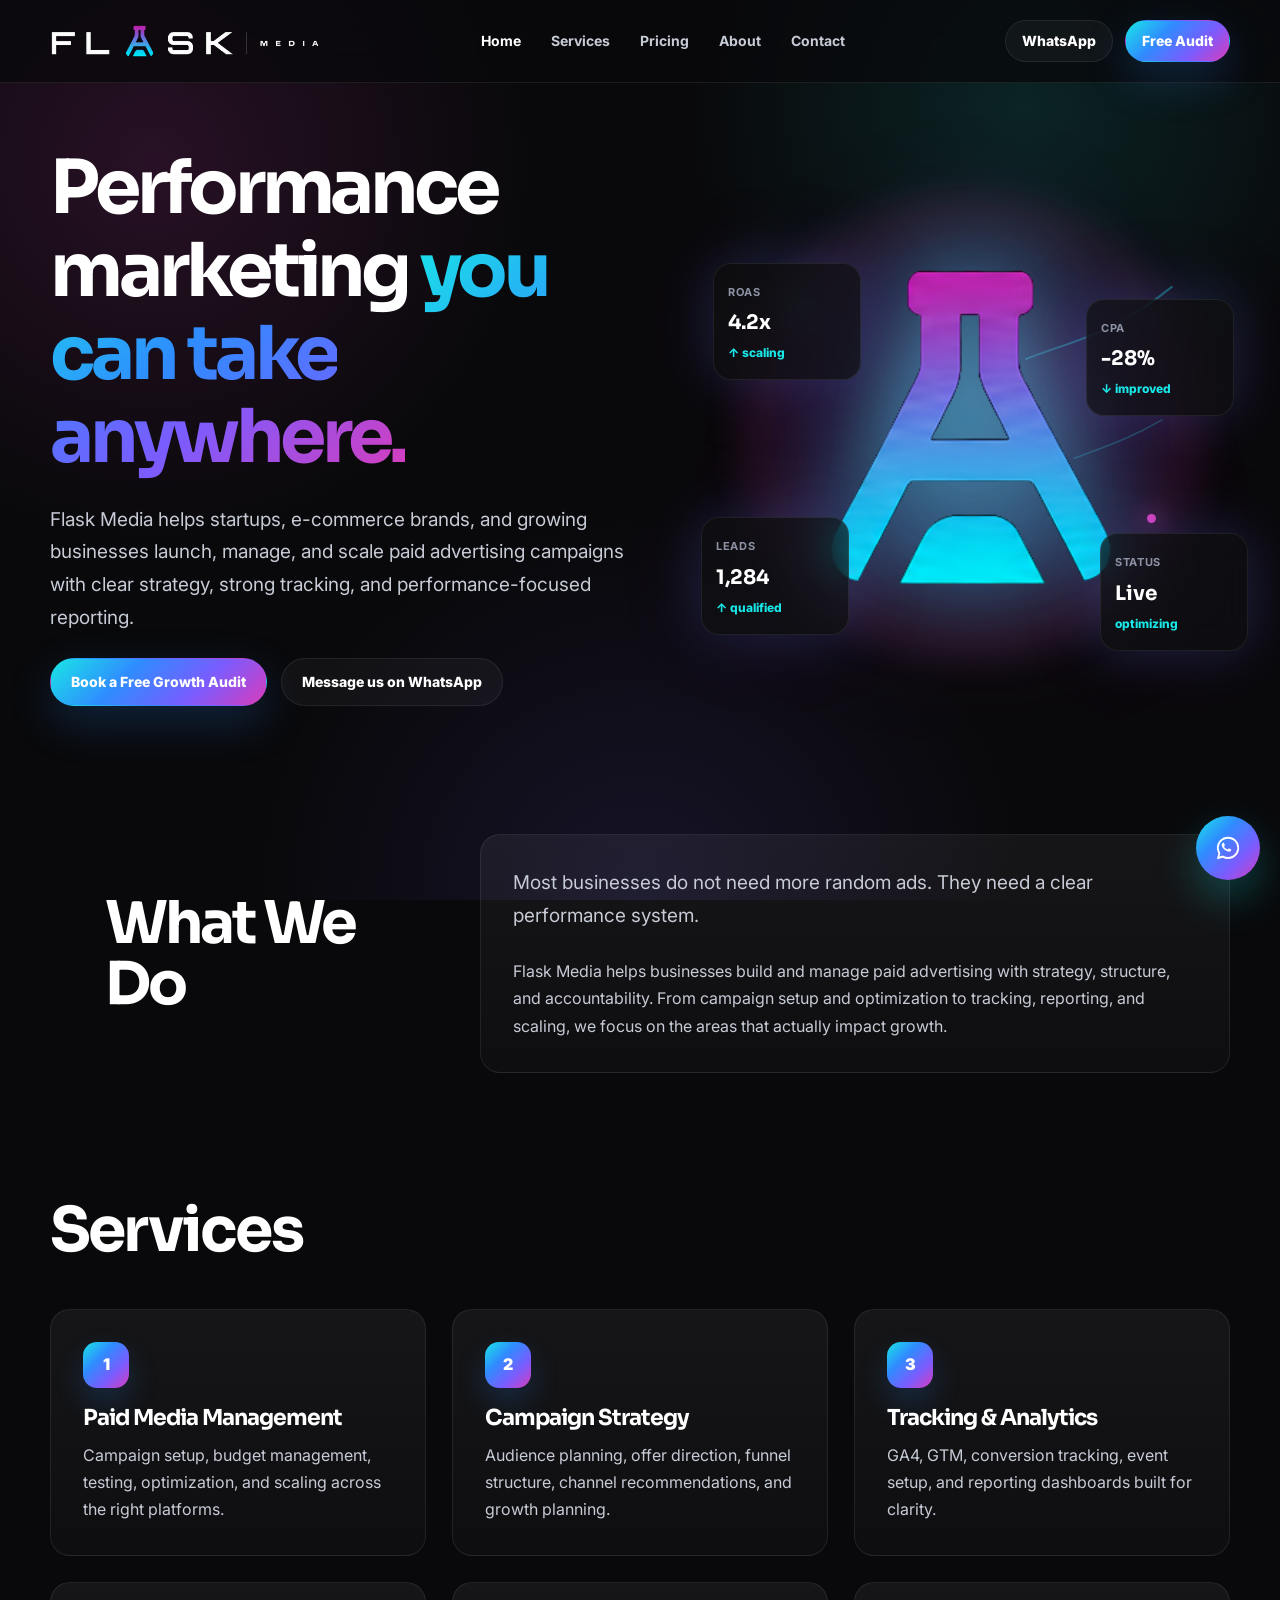
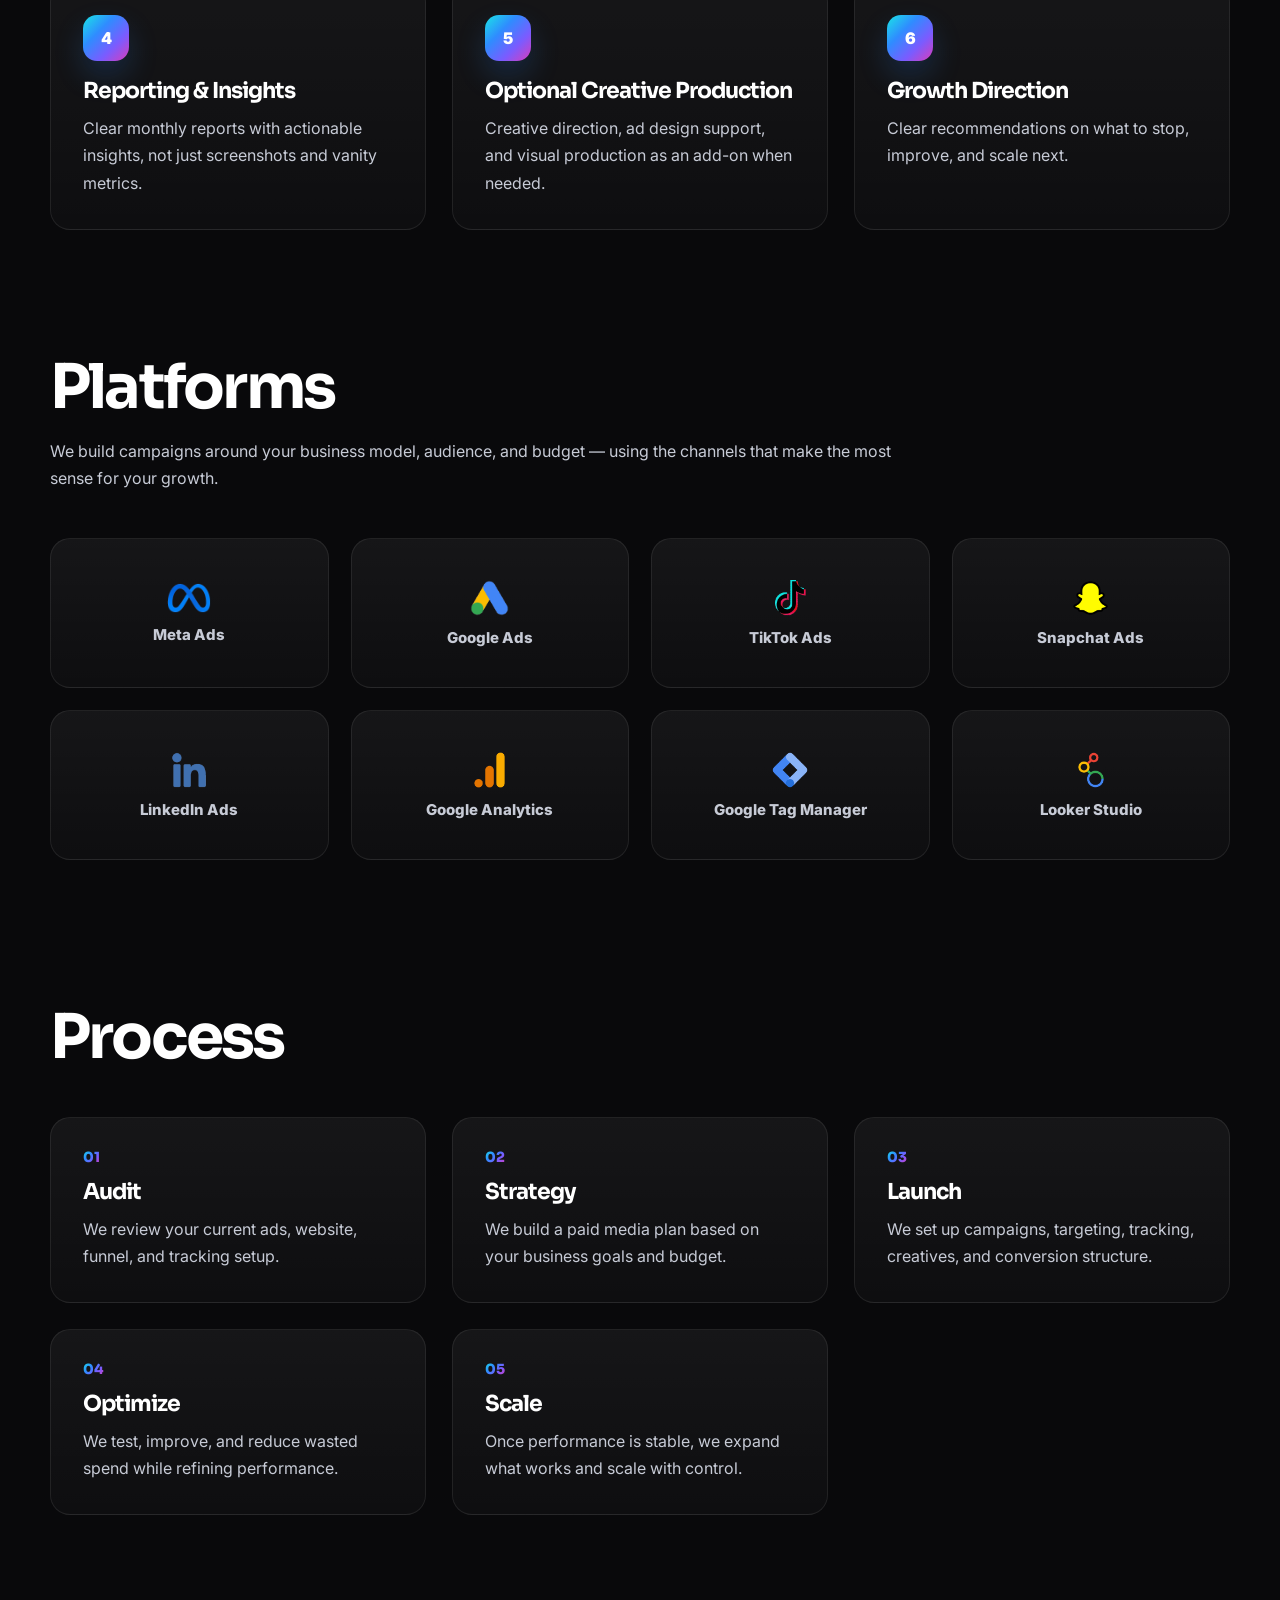
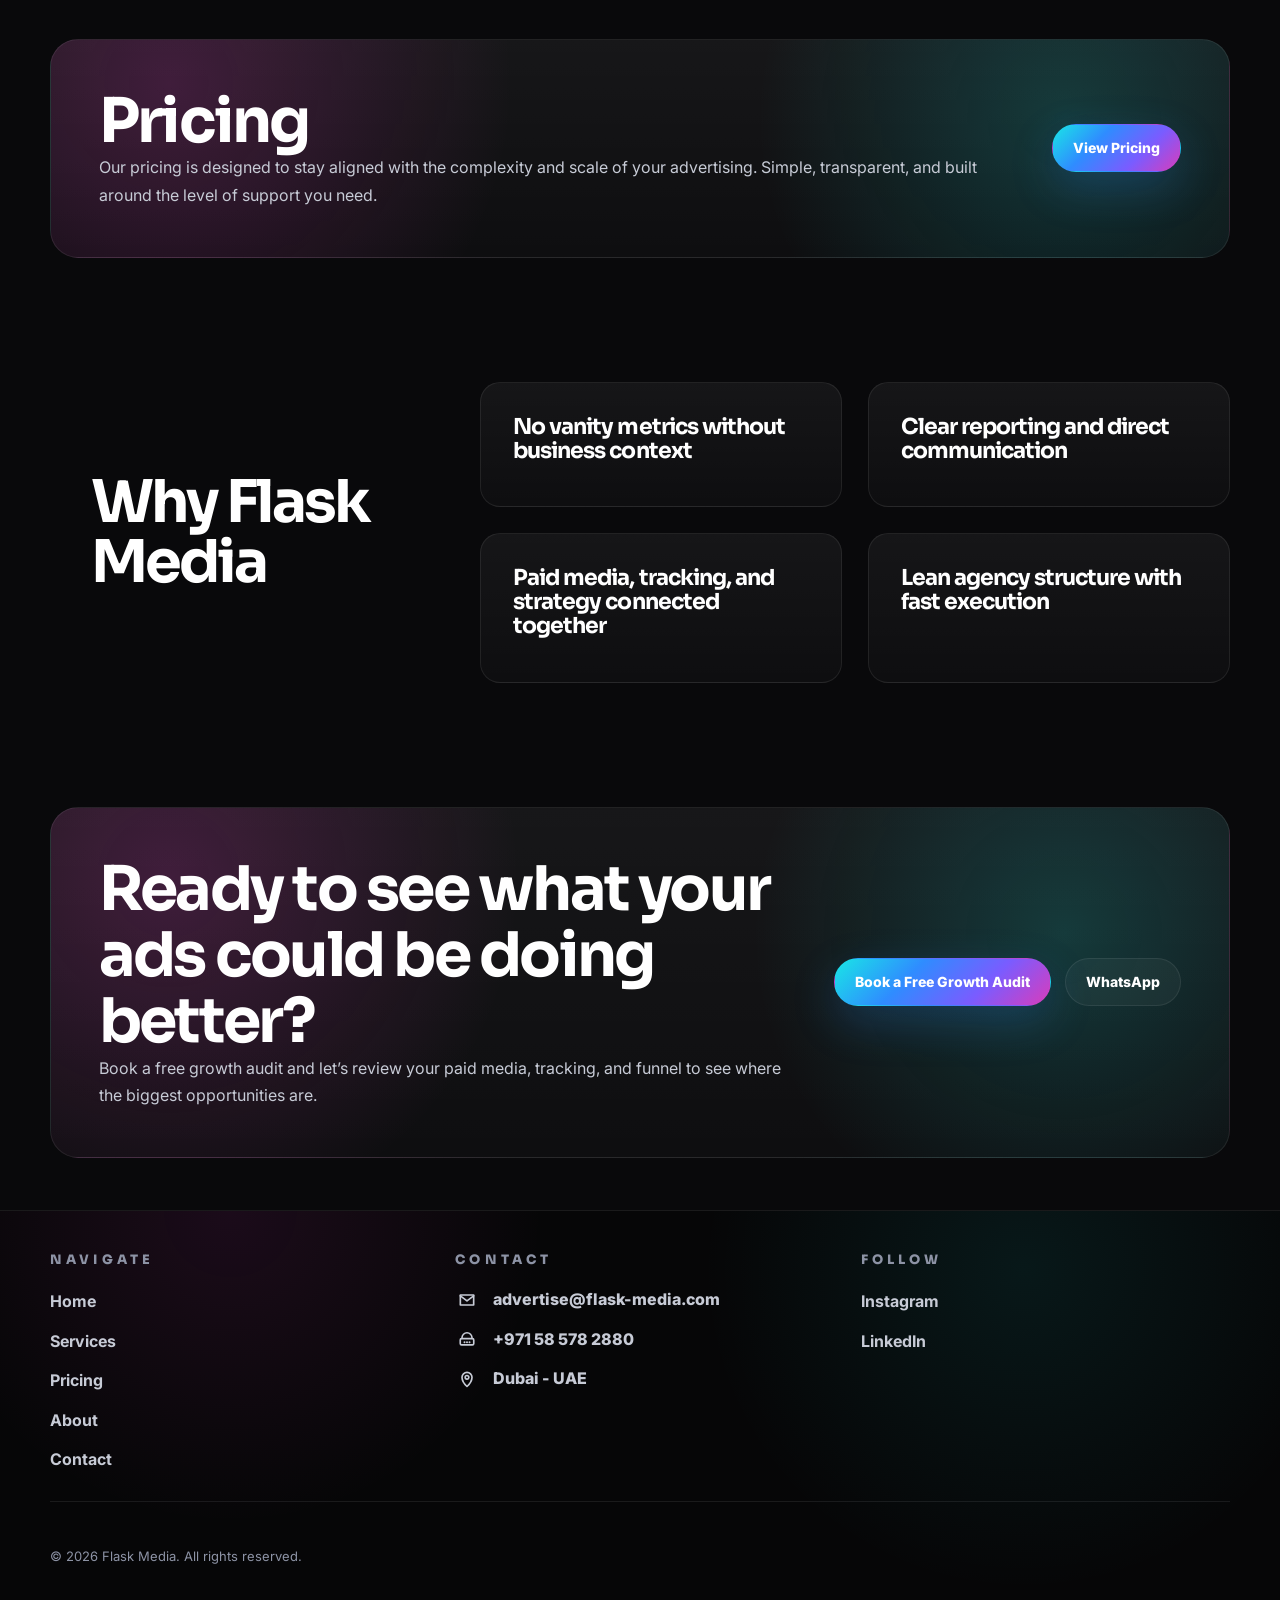
<file: index.html>
<!doctype html>
<html lang="en">

<head>
  <!-- Google Tag Manager -->
  <script>(function (w, d, s, l, i) {
      w[l] = w[l] || []; w[l].push({
        'gtm.start':
          new Date().getTime(), event: 'gtm.js'
      }); var f = d.getElementsByTagName(s)[0],
        j = d.createElement(s), dl = l != 'dataLayer' ? '&l=' + l : ''; j.async = true; j.src =
          'https://www.googletagmanager.com/gtm.js?id=' + i + dl; f.parentNode.insertBefore(j, f);
    })(window, document, 'script', 'dataLayer', 'GTM-PZXGPVW9');</script>
  <!-- End Google Tag Manager -->
  <meta charset="utf-8">
  <meta name="viewport" content="width=device-width, initial-scale=1">
  <title>Flask Media | Performance Marketing Agency</title>
  <meta name="description"
    content="Paid media management, tracking, reporting, and growth strategy for startups, e-commerce brands, and growing businesses.">
  <meta property="og:title" content="Flask Media | Performance Marketing Agency">
  <meta property="og:description" content="Performance marketing you can take anywhere.">
  <meta property="og:image" content="assets/images/og-image.jpg">
  <link rel="icon" href="assets/images/favicon.png">
  <link rel="stylesheet" href="assets/css/style.css">
</head>

<body>
  <header class="site-header">
    <div class="container nav-wrap"><a class="logo" href="index.html"><img src="assets/images/flask-media-logo.png"
          alt="Flask Media logo"><span class="logo-fallback" style="display:none">FLASK MEDIA</span></a>
      <nav class="nav-links"><a class="active" href="index.html">Home</a><a href="services.html">Services</a><a
          href="pricing.html">Pricing</a><a href="about.html">About</a><a href="contact.html">Contact</a></nav>
      <div class="header-actions"><a class="btn btn-secondary btn-small" data-whatsapp>WhatsApp</a><a
          class="btn btn-primary btn-small" href="contact.html">Free Audit</a><button class="mobile-toggle"
          aria-label="Open menu"><span></span><span></span><span></span></button></div>
    </div>
  </header>
  <main>
    <section class="hero">
      <div class="container hero-grid">
        <div class="hero-copy reveal">
          <h1>Performance marketing <span class="gradient-text">you can take anywhere.</span></h1>
          <p class="lead">Flask Media helps startups, e-commerce brands, and growing businesses launch, manage, and
            scale paid advertising campaigns with clear strategy, strong tracking, and performance-focused reporting.
          </p>
          <div class="hero-ctas"><a href="contact.html" class="btn btn-primary">Book a Free Growth Audit</a><a
              class="btn btn-secondary" data-whatsapp>Message us on WhatsApp</a></div>
        </div>
        <div class="hero-visual reveal">
          <div class="hero-orb"></div><svg class="signal-lines" viewBox="0 0 520 520" fill="none" aria-hidden="true">
            <path d="M48 350 C122 278 176 322 238 242 C306 156 362 192 462 110" stroke="url(#lineGrad)" stroke-width="2"
              opacity=".65" />
            <path d="M72 390 C160 360 202 412 282 332 C336 280 384 284 452 244" stroke="url(#lineGrad)"
              stroke-width="1.5" opacity=".45" />
            <defs>
              <linearGradient id="lineGrad" x1="0" y1="0" x2="520" y2="0">
                <stop stop-color="#19E6E6" />
                <stop offset=".55" stop-color="#7A5CFF" />
                <stop offset="1" stop-color="#D93CBB" />
              </linearGradient>
            </defs>
          </svg>
          <div class="hero-emblem">
            <div class="orbit"></div>
            <div class="brand-emblem-core"><span class="emblem-halo"></span><img class="emblem-img"
                src="assets/images/flask-media-emblem.png" alt="Flask Media animated emblem"></div>
          </div>
          <div class="metric-card metric-1"><small>ROAS</small><strong>4.2x</strong><span class="up">↑ scaling</span>
          </div>
          <div class="metric-card metric-2"><small>CPA</small><strong>-28%</strong><span class="up">↓ improved</span>
          </div>
          <div class="metric-card metric-3"><small>Leads</small><strong>1,284</strong><span class="up">↑
              qualified</span></div>
          <div class="metric-card metric-4"><small>Status</small><strong>Live</strong><span class="up">optimizing</span>
          </div>
        </div>
      </div>
    </section>
    <section class="section">
      <div class="container grid-2 stacked-feature">
        <div class="section-head reveal stacked-title stacked-title-what">
          <h2><span>What We</span><span>Do</span></h2>
        </div>
        <div class="card reveal">
          <p class="lead">Most businesses do not need more random ads. They need a clear performance system.</p><br>
          <p>Flask Media helps businesses build and manage paid advertising with strategy, structure, and
            accountability. From campaign setup and optimization to tracking, reporting, and scaling, we focus on the
            areas that actually impact growth.</p>
        </div>
      </div>
    </section>
    <section class="section section-tight">
      <div class="container">
        <div class="section-head reveal">
          <h2>Services</h2>
        </div>
        <div class="grid-3">
          <article class="card reveal">
            <div class="icon-badge">1</div>
            <h3>Paid Media Management</h3>
            <p>Campaign setup, budget management, testing, optimization, and scaling across the right platforms.</p>
          </article>
          <article class="card reveal">
            <div class="icon-badge">2</div>
            <h3>Campaign Strategy</h3>
            <p>Audience planning, offer direction, funnel structure, channel recommendations, and growth planning.</p>
          </article>
          <article class="card reveal">
            <div class="icon-badge">3</div>
            <h3>Tracking & Analytics</h3>
            <p>GA4, GTM, conversion tracking, event setup, and reporting dashboards built for clarity.</p>
          </article>
          <article class="card reveal">
            <div class="icon-badge">4</div>
            <h3>Reporting & Insights</h3>
            <p>Clear monthly reports with actionable insights, not just screenshots and vanity metrics.</p>
          </article>
          <article class="card reveal">
            <div class="icon-badge">5</div>
            <h3>Optional Creative Production</h3>
            <p>Creative direction, ad design support, and visual production as an add-on when needed.</p>
          </article>
          <article class="card reveal">
            <div class="icon-badge">6</div>
            <h3>Growth Direction</h3>
            <p>Clear recommendations on what to stop, improve, and scale next.</p>
          </article>
        </div>
      </div>
    </section>
    <section class="section">
      <div class="container">
        <div class="section-head reveal">
          <h2>Platforms</h2>
          <p>We build campaigns around your business model, audience, and budget — using the channels that make the most
            sense for your growth.</p>
        </div>
        <div class="grid-4">
          <div class="card platform-card reveal">
  <img class="platform-logo" src="assets/images/platforms/meta.svg" alt="Meta Ads logo">
  <strong>Meta Ads</strong>
</div>

<div class="card platform-card reveal">
  <img class="platform-logo" src="assets/images/platforms/google-ads.svg" alt="Google Ads logo">
  <strong>Google Ads</strong>
</div>

<div class="card platform-card reveal">
  <img class="platform-logo" src="assets/images/platforms/tiktok.svg" alt="TikTok Ads logo">
  <strong>TikTok Ads</strong>
</div>

<div class="card platform-card reveal">
  <img class="platform-logo" src="assets/images/platforms/snapchat.svg" alt="Snapchat Ads logo">
  <strong>Snapchat Ads</strong>
</div>

<div class="card platform-card reveal">
  <img class="platform-logo" src="assets/images/platforms/linkedin.svg" alt="LinkedIn Ads logo">
  <strong>LinkedIn Ads</strong>
</div>

<div class="card platform-card reveal">
  <img class="platform-logo" src="assets/images/platforms/google-analytics.svg" alt="Google Analytics logo">
  <strong>Google Analytics</strong>
</div>

<div class="card platform-card reveal">
  <img class="platform-logo" src="assets/images/platforms/gtm.svg" alt="Google Tag Manager logo">
  <strong>Google Tag Manager</strong>
</div>

<div class="card platform-card reveal">
  <img class="platform-logo" src="assets/images/platforms/looker-studio.svg" alt="Looker Studio logo">
  <strong>Looker Studio</strong>
</div>
        </div>
      </div>
    </section>
    <section class="section">
      <div class="container">
        <div class="section-head reveal">
          <h2>Process</h2>
        </div>
        <div class="grid-3 process">
          <article class="card process-card reveal">
            <h3>Audit</h3>
            <p>We review your current ads, website, funnel, and tracking setup.</p>
          </article>
          <article class="card process-card reveal">
            <h3>Strategy</h3>
            <p>We build a paid media plan based on your business goals and budget.</p>
          </article>
          <article class="card process-card reveal">
            <h3>Launch</h3>
            <p>We set up campaigns, targeting, tracking, creatives, and conversion structure.</p>
          </article>
          <article class="card process-card reveal">
            <h3>Optimize</h3>
            <p>We test, improve, and reduce wasted spend while refining performance.</p>
          </article>
          <article class="card process-card reveal">
            <h3>Scale</h3>
            <p>Once performance is stable, we expand what works and scale with control.</p>
          </article>
        </div>
      </div>
    </section>
    <section class="section-tight">
      <div class="container cta-band reveal">
        <div><h2>Pricing</h2>
          <p>Our pricing is designed to stay aligned with the complexity and scale of your advertising. Simple,
            transparent, and built around the level of support you need.</p>
        </div><a class="btn btn-primary" href="pricing.html">View Pricing</a>
      </div>
    </section>
    <section class="section">
      <div class="container grid-2 stacked-feature">
        <div class="section-head reveal stacked-title stacked-title-why">
          <h2><span>Why Flask</span><span>Media</span></h2>
        </div>
        <div class="grid-2">
          <div class="card reveal">
            <h3>No vanity metrics without business context</h3>
          </div>
          <div class="card reveal">
            <h3>Clear reporting and direct communication</h3>
          </div>
          <div class="card reveal">
            <h3>Paid media, tracking, and strategy connected together</h3>
          </div>
          <div class="card reveal">
            <h3>Lean agency structure with fast execution</h3>
          </div>
        </div>
      </div>
    </section>
    <section class="section-tight">
      <div class="container cta-band reveal">
        <div>
          <h2>Ready to see what your ads could be doing better?</h2>
          <p>Book a free growth audit and let’s review your paid media, tracking, and funnel to see where the biggest
            opportunities are.</p>
        </div>
        <div class="hero-ctas"><a class="btn btn-primary" href="contact.html">Book a Free Growth Audit</a><a
            class="btn btn-secondary" data-whatsapp>WhatsApp</a></div>
      </div>
    </section>
  </main>
  <footer class="site-footer">
    <div class="container">
      <div class="footer-directory">
        <div class="footer-column">
          <h3>NAVIGATE</h3>
          <div class="footer-links">
            <a href="index.html">Home</a>
            <a href="services.html">Services</a>
            <a href="pricing.html">Pricing</a>
            <a href="about.html">About</a>
            <a href="contact.html">Contact</a>
          </div>
        </div>

        <div class="footer-column">
          <h3>CONTACT</h3>
          <div class="footer-contact-list">
            <a href="mailto:advertise@flask-media.com" class="footer-contact-item">
              <svg class="footer-contact-icon" viewBox="0 0 24 24" aria-hidden="true" focusable="false">
                <path d="M4 6h16v12H4V6Z" fill="none" stroke="currentColor" stroke-width="2" stroke-linejoin="round"/>
                <path d="M4 7l8 6 8-6" fill="none" stroke="currentColor" stroke-width="2" stroke-linecap="round" stroke-linejoin="round"/>
              </svg>
              <span>advertise@flask-media.com</span>
            </a>
            <a href="tel:+971585782880" class="footer-contact-item">
              <svg class="footer-contact-icon" viewBox="0 0 24 24" aria-hidden="true" focusable="false">
                <path d="M6 10.5c0-3.3 2.7-6 6-6s6 2.7 6 6" fill="none" stroke="currentColor" stroke-width="2" stroke-linecap="round"/>
                <path d="M5.5 11.5h13c.9 0 1.6.7 1.6 1.6v4.4c0 .9-.7 1.6-1.6 1.6h-13c-.9 0-1.6-.7-1.6-1.6v-4.4c0-.9.7-1.6 1.6-1.6Z" fill="none" stroke="currentColor" stroke-width="2" stroke-linejoin="round"/>
                <path d="M9 16h.01M12 16h.01M15 16h.01" fill="none" stroke="currentColor" stroke-width="2.4" stroke-linecap="round"/>
              </svg>
              <span>+971 58 578 2880</span>
            </a>
            <span class="footer-contact-item footer-location">
              <svg class="footer-contact-icon" viewBox="0 0 24 24" aria-hidden="true" focusable="false">
                <path d="M12 21s6-5.3 6-11a6 6 0 1 0-12 0c0 5.7 6 11 6 11Z" fill="none" stroke="currentColor" stroke-width="2" stroke-linejoin="round"/>
                <path d="M12 12.2a2.2 2.2 0 1 0 0-4.4 2.2 2.2 0 0 0 0 4.4Z" fill="none" stroke="currentColor" stroke-width="2"/>
              </svg>
              <span>Dubai - UAE</span>
            </span>
          </div>
        </div>

        <div class="footer-column">
          <h3>FOLLOW</h3>
          <div class="footer-links">
            <a href="https://www.instagram.com/" target="_blank" rel="noopener">Instagram</a>
            <a href="https://www.linkedin.com/" target="_blank" rel="noopener">LinkedIn</a>
          </div>
        </div>
      </div>

      <div class="copyright">
        <span>© 2026 Flask Media. All rights reserved.</span>
      </div>
    </div>
  </footer><a class="whatsapp-float" data-whatsapp aria-label="Chat on WhatsApp"><svg class="whatsapp-icon"
      viewBox="0 0 32 32" aria-hidden="true" focusable="false">
      <path fill="currentColor"
        d="M19.11 17.35c-.27-.14-1.6-.79-1.85-.88-.25-.09-.43-.14-.61.14-.18.27-.7.88-.85 1.06-.16.18-.31.2-.58.07-.27-.14-1.13-.42-2.15-1.34-.8-.71-1.34-1.59-1.5-1.86-.16-.27-.02-.42.12-.56.12-.12.27-.31.41-.47.14-.16.18-.27.27-.45.09-.18.05-.34-.02-.47-.07-.14-.61-1.47-.84-2.02-.22-.53-.44-.46-.61-.47l-.52-.01c-.18 0-.47.07-.72.34-.25.27-.95.93-.95 2.27s.97 2.63 1.11 2.81c.14.18 1.9 2.89 4.6 4.05.64.28 1.14.45 1.53.57.64.2 1.22.17 1.68.1.51-.08 1.6-.65 1.83-1.28.23-.63.23-1.17.16-1.28-.06-.11-.25-.18-.52-.32Z" />
      <path fill="currentColor"
        d="M16.02 3.2c-7 0-12.68 5.66-12.68 12.64 0 2.23.59 4.42 1.71 6.34L3.2 28.8l6.78-1.79a12.74 12.74 0 0 0 6.03 1.53h.01c7 0 12.68-5.66 12.68-12.65 0-3.38-1.32-6.55-3.71-8.94A12.58 12.58 0 0 0 16.02 3.2Zm0 23.17h-.01a10.58 10.58 0 0 1-5.39-1.48l-.39-.23-4.02 1.06 1.07-3.91-.25-.4a10.49 10.49 0 0 1-1.63-5.57c0-5.82 4.77-10.55 10.63-10.55 2.83 0 5.49 1.1 7.5 3.1a10.45 10.45 0 0 1 3.12 7.46c0 5.82-4.78 10.56-10.64 10.56Z" />
    </svg></a>
  <script src="assets/js/main.js"></script>
</body>

</html>
</file>
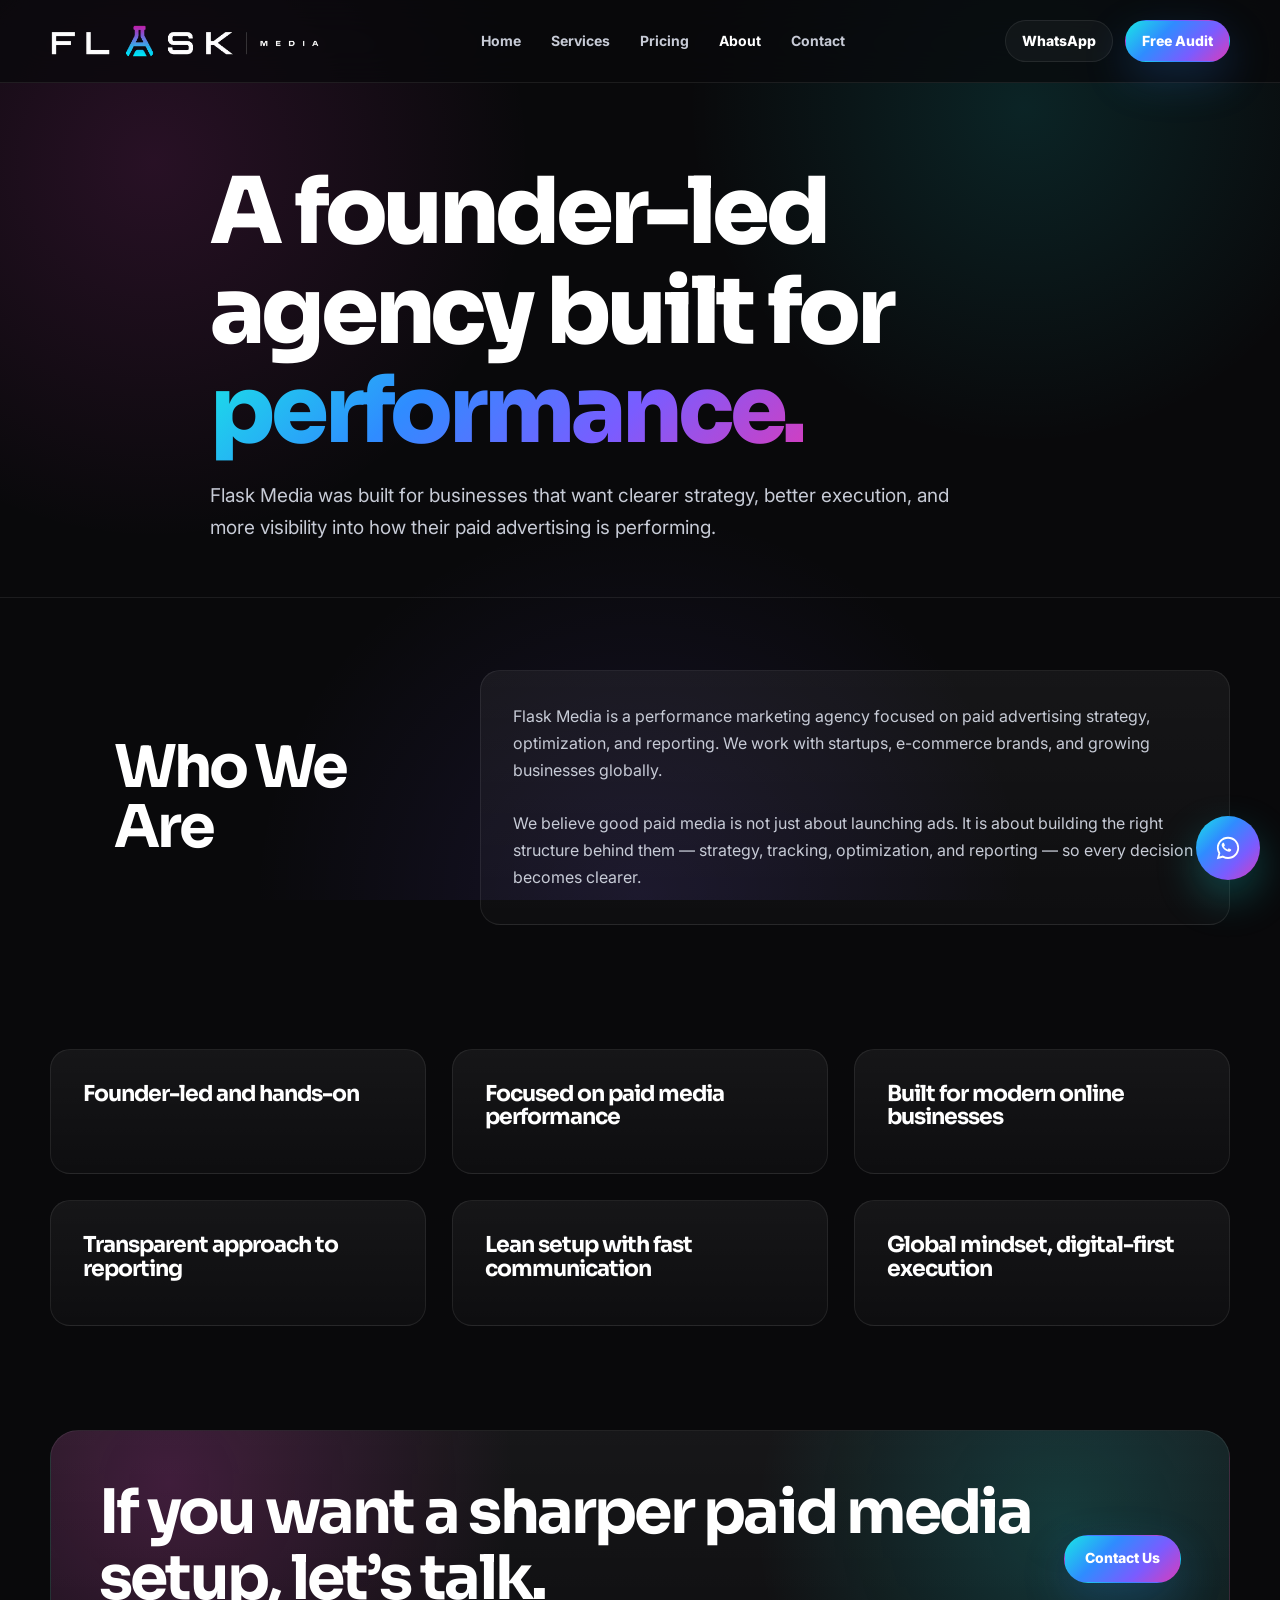
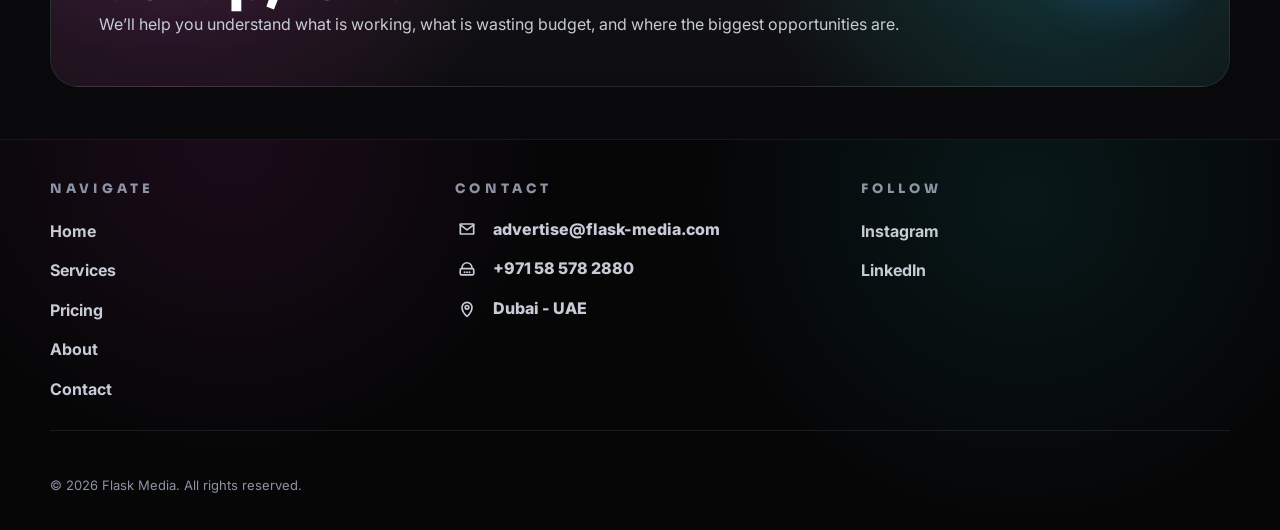
<file: about.html>
<!doctype html>
<html lang="en">

<head>
<!-- Google Tag Manager -->
<script>(function(w,d,s,l,i){w[l]=w[l]||[];w[l].push({'gtm.start':
new Date().getTime(),event:'gtm.js'});var f=d.getElementsByTagName(s)[0],
j=d.createElement(s),dl=l!='dataLayer'?'&l='+l:'';j.async=true;j.src=
'https://www.googletagmanager.com/gtm.js?id='+i+dl;f.parentNode.insertBefore(j,f);
})(window,document,'script','dataLayer','GTM-PZXGPVW9');</script>
<!-- End Google Tag Manager -->
    <meta charset="utf-8">
    <meta name="viewport" content="width=device-width, initial-scale=1">
    <title>About | Flask Media</title>
    <meta name="description"
        content="A founder-led performance marketing agency built for clarity, measurable growth, and global online businesses.">
    <link rel="icon" href="assets/images/favicon.png">
    <link rel="stylesheet" href="assets/css/style.css"><!-- GTM / GA4 / Meta Pixel placeholders -->
</head>

<body>
    <header class="site-header">
        <div class="container nav-wrap"><a class="logo" href="index.html"><img src="assets/images/flask-media-logo.png"
                    alt="Flask Media logo"></a>
            <nav class="nav-links"><a href="index.html">Home</a><a href="services.html">Services</a><a
                    href="pricing.html">Pricing</a><a class="active" href="about.html">About</a><a
                    href="contact.html">Contact</a></nav>
            <div class="header-actions"><a class="btn btn-secondary btn-small" data-whatsapp>WhatsApp</a><a
                    class="btn btn-primary btn-small" href="contact.html">Free Audit</a><button class="mobile-toggle"
                    aria-label="Open menu"><span></span><span></span><span></span></button></div>
        </div>
    </header>
    <main>
        <section class="page-hero">
            <div class="container section-head reveal"><h1>A founder-led agency built for <span class="gradient-text">performance.</span></h1>
                <p class="lead">Flask Media was built for businesses that want clearer strategy, better execution, and
                    more visibility into how their paid advertising is performing.</p>
            </div>
        </section>
        <section class="section">
            <div class="container grid-2 stacked-feature">
                <div class="section-head reveal stacked-title stacked-title-who">
          <h2><span>Who We</span><span>Are</span></h2>
                </div>
                <div class="card reveal">
                    <p>Flask Media is a performance marketing agency focused on paid advertising strategy, optimization,
                        and reporting. We work with startups, e-commerce brands, and growing businesses globally.</p>
                    <br>
                    <p>We believe good paid media is not just about launching ads. It is about building the right
                        structure behind them — strategy, tracking, optimization, and reporting — so every decision
                        becomes clearer.</p>
                </div>
            </div>
        </section>
        <section class="section-tight">
            <div class="container grid-3">
                <article class="card reveal">
                    <h3>Founder-led and hands-on</h3>
                </article>
                <article class="card reveal">
                    <h3>Focused on paid media performance</h3>
                </article>
                <article class="card reveal">
                    <h3>Built for modern online businesses</h3>
                </article>
                <article class="card reveal">
                    <h3>Transparent approach to reporting</h3>
                </article>
                <article class="card reveal">
                    <h3>Lean setup with fast communication</h3>
                </article>
                <article class="card reveal">
                    <h3>Global mindset, digital-first execution</h3>
                </article>
            </div>
        </section>
        <section class="section-tight">
            <div class="container cta-band reveal">
                <div>
                    <h2>If you want a sharper paid media setup, let’s talk.</h2>
                    <p>We’ll help you understand what is working, what is wasting budget, and where the biggest
                        opportunities are.</p>
                </div><a href="contact.html" class="btn btn-primary">Contact Us</a>
            </div>
        </section>
    </main>
    <footer class="site-footer">
    <div class="container">
      <div class="footer-directory">
        <div class="footer-column">
          <h3>NAVIGATE</h3>
          <div class="footer-links">
            <a href="index.html">Home</a>
            <a href="services.html">Services</a>
            <a href="pricing.html">Pricing</a>
            <a href="about.html">About</a>
            <a href="contact.html">Contact</a>
          </div>
        </div>

        <div class="footer-column">
          <h3>CONTACT</h3>
          <div class="footer-contact-list">
            <a href="mailto:advertise@flask-media.com" class="footer-contact-item">
              <svg class="footer-contact-icon" viewBox="0 0 24 24" aria-hidden="true" focusable="false">
                <path d="M4 6h16v12H4V6Z" fill="none" stroke="currentColor" stroke-width="2" stroke-linejoin="round"/>
                <path d="M4 7l8 6 8-6" fill="none" stroke="currentColor" stroke-width="2" stroke-linecap="round" stroke-linejoin="round"/>
              </svg>
              <span>advertise@flask-media.com</span>
            </a>
            <a href="tel:+971585782880" class="footer-contact-item">
              <svg class="footer-contact-icon" viewBox="0 0 24 24" aria-hidden="true" focusable="false">
                <path d="M6 10.5c0-3.3 2.7-6 6-6s6 2.7 6 6" fill="none" stroke="currentColor" stroke-width="2" stroke-linecap="round"/>
                <path d="M5.5 11.5h13c.9 0 1.6.7 1.6 1.6v4.4c0 .9-.7 1.6-1.6 1.6h-13c-.9 0-1.6-.7-1.6-1.6v-4.4c0-.9.7-1.6 1.6-1.6Z" fill="none" stroke="currentColor" stroke-width="2" stroke-linejoin="round"/>
                <path d="M9 16h.01M12 16h.01M15 16h.01" fill="none" stroke="currentColor" stroke-width="2.4" stroke-linecap="round"/>
              </svg>
              <span>+971 58 578 2880</span>
            </a>
            <span class="footer-contact-item footer-location">
              <svg class="footer-contact-icon" viewBox="0 0 24 24" aria-hidden="true" focusable="false">
                <path d="M12 21s6-5.3 6-11a6 6 0 1 0-12 0c0 5.7 6 11 6 11Z" fill="none" stroke="currentColor" stroke-width="2" stroke-linejoin="round"/>
                <path d="M12 12.2a2.2 2.2 0 1 0 0-4.4 2.2 2.2 0 0 0 0 4.4Z" fill="none" stroke="currentColor" stroke-width="2"/>
              </svg>
              <span>Dubai - UAE</span>
            </span>
          </div>
        </div>

        <div class="footer-column">
          <h3>FOLLOW</h3>
          <div class="footer-links">
            <a href="https://www.instagram.com/" target="_blank" rel="noopener">Instagram</a>
            <a href="https://www.linkedin.com/" target="_blank" rel="noopener">LinkedIn</a>
          </div>
        </div>
      </div>

      <div class="copyright">
        <span>© 2026 Flask Media. All rights reserved.</span>
      </div>
    </div>
  </footer><a class="whatsapp-float" data-whatsapp aria-label="Chat on WhatsApp"><svg class="whatsapp-icon"
            viewBox="0 0 32 32" aria-hidden="true" focusable="false">
            <path fill="currentColor"
                d="M19.11 17.35c-.27-.14-1.6-.79-1.85-.88-.25-.09-.43-.14-.61.14-.18.27-.7.88-.85 1.06-.16.18-.31.2-.58.07-.27-.14-1.13-.42-2.15-1.34-.8-.71-1.34-1.59-1.5-1.86-.16-.27-.02-.42.12-.56.12-.12.27-.31.41-.47.14-.16.18-.27.27-.45.09-.18.05-.34-.02-.47-.07-.14-.61-1.47-.84-2.02-.22-.53-.44-.46-.61-.47l-.52-.01c-.18 0-.47.07-.72.34-.25.27-.95.93-.95 2.27s.97 2.63 1.11 2.81c.14.18 1.9 2.89 4.6 4.05.64.28 1.14.45 1.53.57.64.2 1.22.17 1.68.1.51-.08 1.6-.65 1.83-1.28.23-.63.23-1.17.16-1.28-.06-.11-.25-.18-.52-.32Z" />
            <path fill="currentColor"
                d="M16.02 3.2c-7 0-12.68 5.66-12.68 12.64 0 2.23.59 4.42 1.71 6.34L3.2 28.8l6.78-1.79a12.74 12.74 0 0 0 6.03 1.53h.01c7 0 12.68-5.66 12.68-12.65 0-3.38-1.32-6.55-3.71-8.94A12.58 12.58 0 0 0 16.02 3.2Zm0 23.17h-.01a10.58 10.58 0 0 1-5.39-1.48l-.39-.23-4.02 1.06 1.07-3.91-.25-.4a10.49 10.49 0 0 1-1.63-5.57c0-5.82 4.77-10.55 10.63-10.55 2.83 0 5.49 1.1 7.5 3.1a10.45 10.45 0 0 1 3.12 7.46c0 5.82-4.78 10.56-10.64 10.56Z" />
        </svg></a>
    <script src="assets/js/main.js"></script>
</body>

</html>
</file>
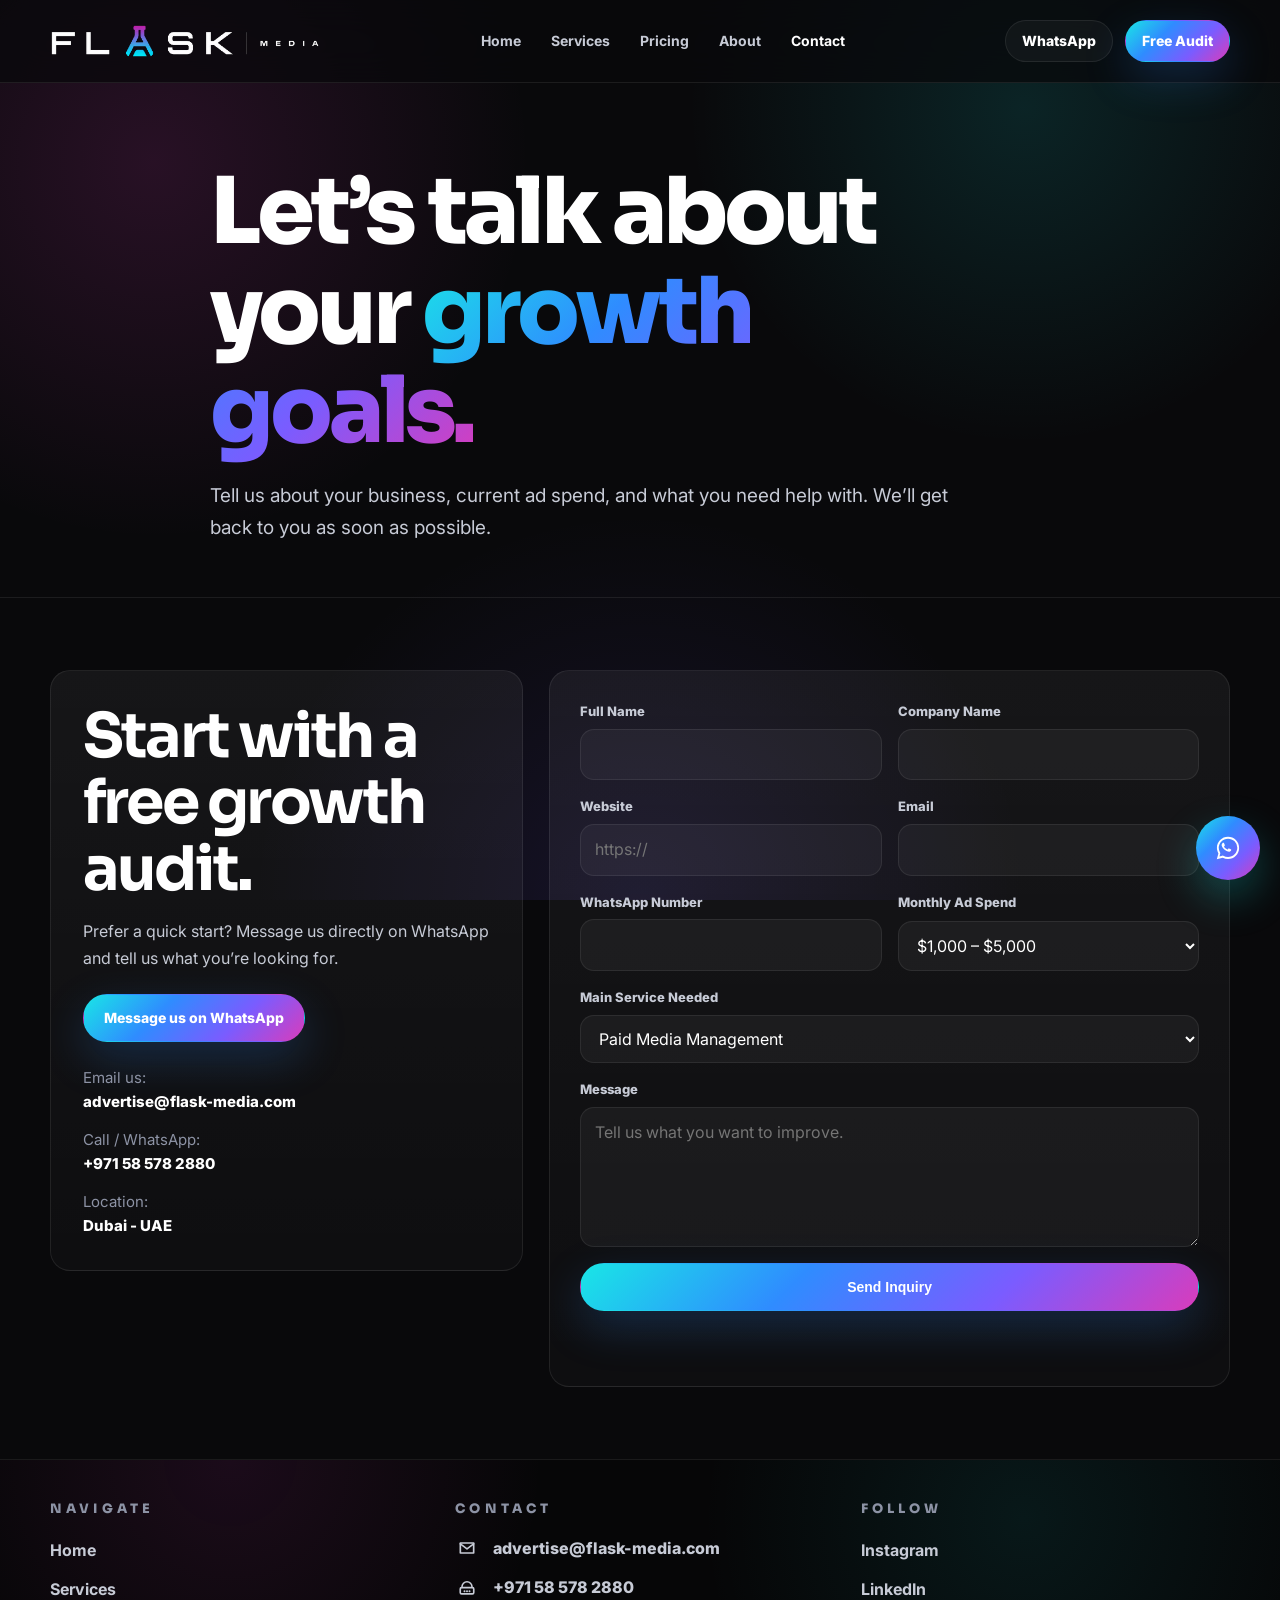
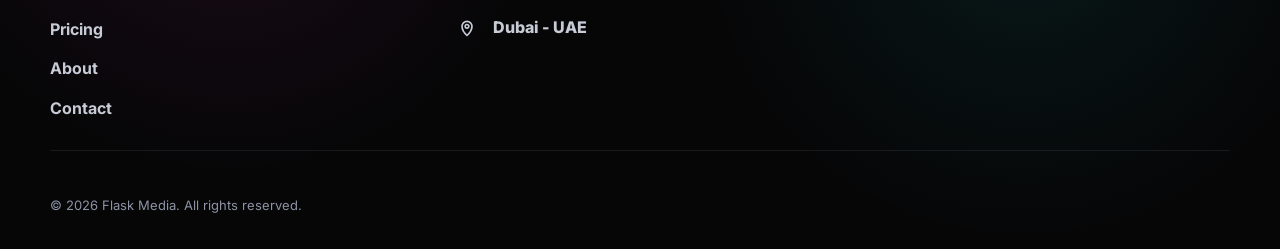
<file: contact.html>
<!doctype html>
<html lang="en">

<head>
<!-- Google Tag Manager -->
<script>(function(w,d,s,l,i){w[l]=w[l]||[];w[l].push({'gtm.start':
new Date().getTime(),event:'gtm.js'});var f=d.getElementsByTagName(s)[0],
j=d.createElement(s),dl=l!='dataLayer'?'&l='+l:'';j.async=true;j.src=
'https://www.googletagmanager.com/gtm.js?id='+i+dl;f.parentNode.insertBefore(j,f);
})(window,document,'script','dataLayer','GTM-PZXGPVW9');</script>
<!-- End Google Tag Manager -->
    <meta charset="utf-8">
    <meta name="viewport" content="width=device-width, initial-scale=1">
    <title>Contact | Flask Media</title>
    <meta name="description"
        content="Contact Flask Media for a free growth audit, paid media support, tracking, reporting, and growth strategy.">
    <link rel="icon" href="assets/images/favicon.png">
    <link rel="stylesheet" href="assets/css/style.css"><!-- GTM / GA4 / Meta Pixel placeholders -->
</head>

<body>
    <header class="site-header">
        <div class="container nav-wrap"><a class="logo" href="index.html"><img src="assets/images/flask-media-logo.png"
                    alt="Flask Media logo"></a>
            <nav class="nav-links"><a href="index.html">Home</a><a href="services.html">Services</a><a
                    href="pricing.html">Pricing</a><a href="about.html">About</a><a class="active"
                    href="contact.html">Contact</a></nav>
            <div class="header-actions"><a class="btn btn-secondary btn-small" data-whatsapp>WhatsApp</a><a
                    class="btn btn-primary btn-small" href="contact.html">Free Audit</a><button class="mobile-toggle"
                    aria-label="Open menu"><span></span><span></span><span></span></button></div>
        </div>
    </header>
    <main>
        <section class="page-hero">
            <div class="container section-head reveal"><h1>Let’s talk about your <span class="gradient-text">growth goals.</span></h1>
                <p class="lead">Tell us about your business, current ad spend, and what you need help with. We’ll get
                    back to you as soon as possible.</p>
            </div>
        </section>
        <section class="section">
            <div class="container form-wrap">
                <aside class="card contact-panel reveal">
                    <h2>Start with a free growth audit.</h2>
                    <p style="margin:16px 0 22px">Prefer a quick start? Message us directly on WhatsApp and tell us what
                        you’re looking for.</p><a class="btn btn-primary" data-whatsapp>Message us on WhatsApp</a>
                    <div class="contact-panel-details">
                        <p>Email us:<br><a href="mailto:advertise@flask-media.com">advertise@flask-media.com</a></p>
                        <p>Call / WhatsApp:<br><a href="tel:+971585782880">+971 58 578 2880</a></p>
                        <p>Location:<br><span>Dubai - UAE</span></p>
                    </div>
                </aside>
                <form class="card form-card reveal" action="/api/contact" method="POST" data-contact-form>
                    <div class="form-grid">
                        <div class="field"><label for="name">Full Name</label><input id="name" name="name" type="text"
                                required></div>
                        <div class="field"><label for="company">Company Name</label><input id="company" name="company"
                                type="text"></div>
                        <div class="field"><label for="website">Website</label><input id="website" name="website"
                                type="url" placeholder="https://"></div>
                        <div class="field"><label for="email">Email</label><input id="email" name="email" type="email"
                                required></div>
                        <div class="field"><label for="phone">WhatsApp Number</label><input id="phone" name="phone"
                                type="tel"></div>
                        <div class="field"><label for="spend">Monthly Ad Spend</label><select id="spend"
                                name="monthly_ad_spend">
                                <option>$1,000 – $5,000</option>
                                <option>$5,000 – $12,000</option>
                                <option>$12,000 – $20,000</option>
                                <option>$20,000+</option>
                                <option>Not spending yet</option>
                            </select></div>
                        <div class="field full"><label for="service">Main Service Needed</label><select id="service"
                                name="service">
                                <option>Paid Media Management</option>
                                <option>Campaign Strategy</option>
                                <option>Tracking & Analytics</option>
                                <option>Reporting</option>
                                <option>Creative Production Add-on</option>
                                <option>Not sure yet</option>
                            </select></div>
                        <div class="field full"><label for="message">Message</label><textarea id="message"
                                name="message" placeholder="Tell us what you want to improve."></textarea></div>
                        <div class="field full"><button class="btn btn-primary" type="submit">Send Inquiry</button>
                            <p class="form-status" data-form-status role="status" aria-live="polite"></p>
                        </div>
                    </div>
                </form>
            </div>
        </section>
    </main>
    <footer class="site-footer">
    <div class="container">
      <div class="footer-directory">
        <div class="footer-column">
          <h3>NAVIGATE</h3>
          <div class="footer-links">
            <a href="index.html">Home</a>
            <a href="services.html">Services</a>
            <a href="pricing.html">Pricing</a>
            <a href="about.html">About</a>
            <a href="contact.html">Contact</a>
          </div>
        </div>

        <div class="footer-column">
          <h3>CONTACT</h3>
          <div class="footer-contact-list">
            <a href="mailto:advertise@flask-media.com" class="footer-contact-item">
              <svg class="footer-contact-icon" viewBox="0 0 24 24" aria-hidden="true" focusable="false">
                <path d="M4 6h16v12H4V6Z" fill="none" stroke="currentColor" stroke-width="2" stroke-linejoin="round"/>
                <path d="M4 7l8 6 8-6" fill="none" stroke="currentColor" stroke-width="2" stroke-linecap="round" stroke-linejoin="round"/>
              </svg>
              <span>advertise@flask-media.com</span>
            </a>
            <a href="tel:+971585782880" class="footer-contact-item">
              <svg class="footer-contact-icon" viewBox="0 0 24 24" aria-hidden="true" focusable="false">
                <path d="M6 10.5c0-3.3 2.7-6 6-6s6 2.7 6 6" fill="none" stroke="currentColor" stroke-width="2" stroke-linecap="round"/>
                <path d="M5.5 11.5h13c.9 0 1.6.7 1.6 1.6v4.4c0 .9-.7 1.6-1.6 1.6h-13c-.9 0-1.6-.7-1.6-1.6v-4.4c0-.9.7-1.6 1.6-1.6Z" fill="none" stroke="currentColor" stroke-width="2" stroke-linejoin="round"/>
                <path d="M9 16h.01M12 16h.01M15 16h.01" fill="none" stroke="currentColor" stroke-width="2.4" stroke-linecap="round"/>
              </svg>
              <span>+971 58 578 2880</span>
            </a>
            <span class="footer-contact-item footer-location">
              <svg class="footer-contact-icon" viewBox="0 0 24 24" aria-hidden="true" focusable="false">
                <path d="M12 21s6-5.3 6-11a6 6 0 1 0-12 0c0 5.7 6 11 6 11Z" fill="none" stroke="currentColor" stroke-width="2" stroke-linejoin="round"/>
                <path d="M12 12.2a2.2 2.2 0 1 0 0-4.4 2.2 2.2 0 0 0 0 4.4Z" fill="none" stroke="currentColor" stroke-width="2"/>
              </svg>
              <span>Dubai - UAE</span>
            </span>
          </div>
        </div>

        <div class="footer-column">
          <h3>FOLLOW</h3>
          <div class="footer-links">
            <a href="https://www.instagram.com/" target="_blank" rel="noopener">Instagram</a>
            <a href="https://www.linkedin.com/" target="_blank" rel="noopener">LinkedIn</a>
          </div>
        </div>
      </div>

      <div class="copyright">
        <span>© 2026 Flask Media. All rights reserved.</span>
      </div>
    </div>
  </footer><a class="whatsapp-float" data-whatsapp aria-label="Chat on WhatsApp"><svg class="whatsapp-icon"
            viewBox="0 0 32 32" aria-hidden="true" focusable="false">
            <path fill="currentColor"
                d="M19.11 17.35c-.27-.14-1.6-.79-1.85-.88-.25-.09-.43-.14-.61.14-.18.27-.7.88-.85 1.06-.16.18-.31.2-.58.07-.27-.14-1.13-.42-2.15-1.34-.8-.71-1.34-1.59-1.5-1.86-.16-.27-.02-.42.12-.56.12-.12.27-.31.41-.47.14-.16.18-.27.27-.45.09-.18.05-.34-.02-.47-.07-.14-.61-1.47-.84-2.02-.22-.53-.44-.46-.61-.47l-.52-.01c-.18 0-.47.07-.72.34-.25.27-.95.93-.95 2.27s.97 2.63 1.11 2.81c.14.18 1.9 2.89 4.6 4.05.64.28 1.14.45 1.53.57.64.2 1.22.17 1.68.1.51-.08 1.6-.65 1.83-1.28.23-.63.23-1.17.16-1.28-.06-.11-.25-.18-.52-.32Z" />
            <path fill="currentColor"
                d="M16.02 3.2c-7 0-12.68 5.66-12.68 12.64 0 2.23.59 4.42 1.71 6.34L3.2 28.8l6.78-1.79a12.74 12.74 0 0 0 6.03 1.53h.01c7 0 12.68-5.66 12.68-12.65 0-3.38-1.32-6.55-3.71-8.94A12.58 12.58 0 0 0 16.02 3.2Zm0 23.17h-.01a10.58 10.58 0 0 1-5.39-1.48l-.39-.23-4.02 1.06 1.07-3.91-.25-.4a10.49 10.49 0 0 1-1.63-5.57c0-5.82 4.77-10.55 10.63-10.55 2.83 0 5.49 1.1 7.5 3.1a10.45 10.45 0 0 1 3.12 7.46c0 5.82-4.78 10.56-10.64 10.56Z" />
        </svg></a>
    <script src="assets/js/main.js"></script>
</body>

</html>
</file>
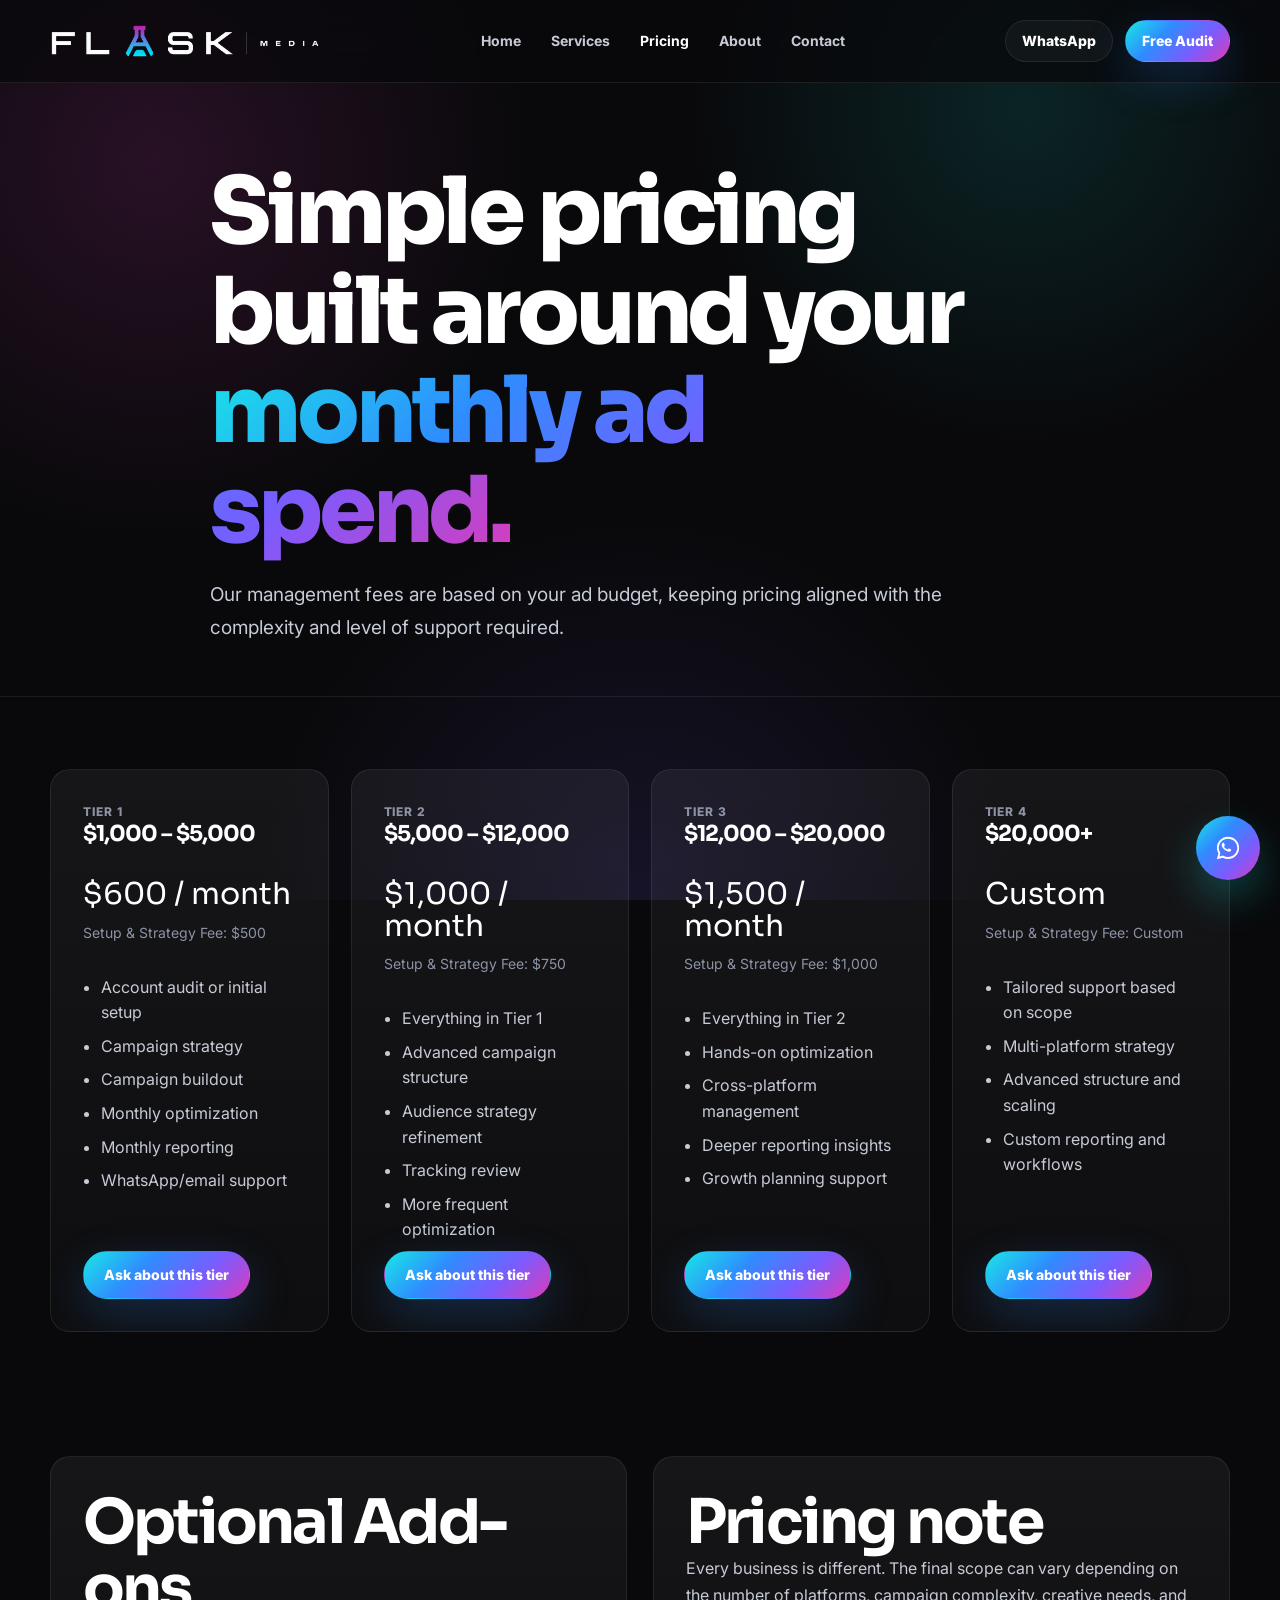
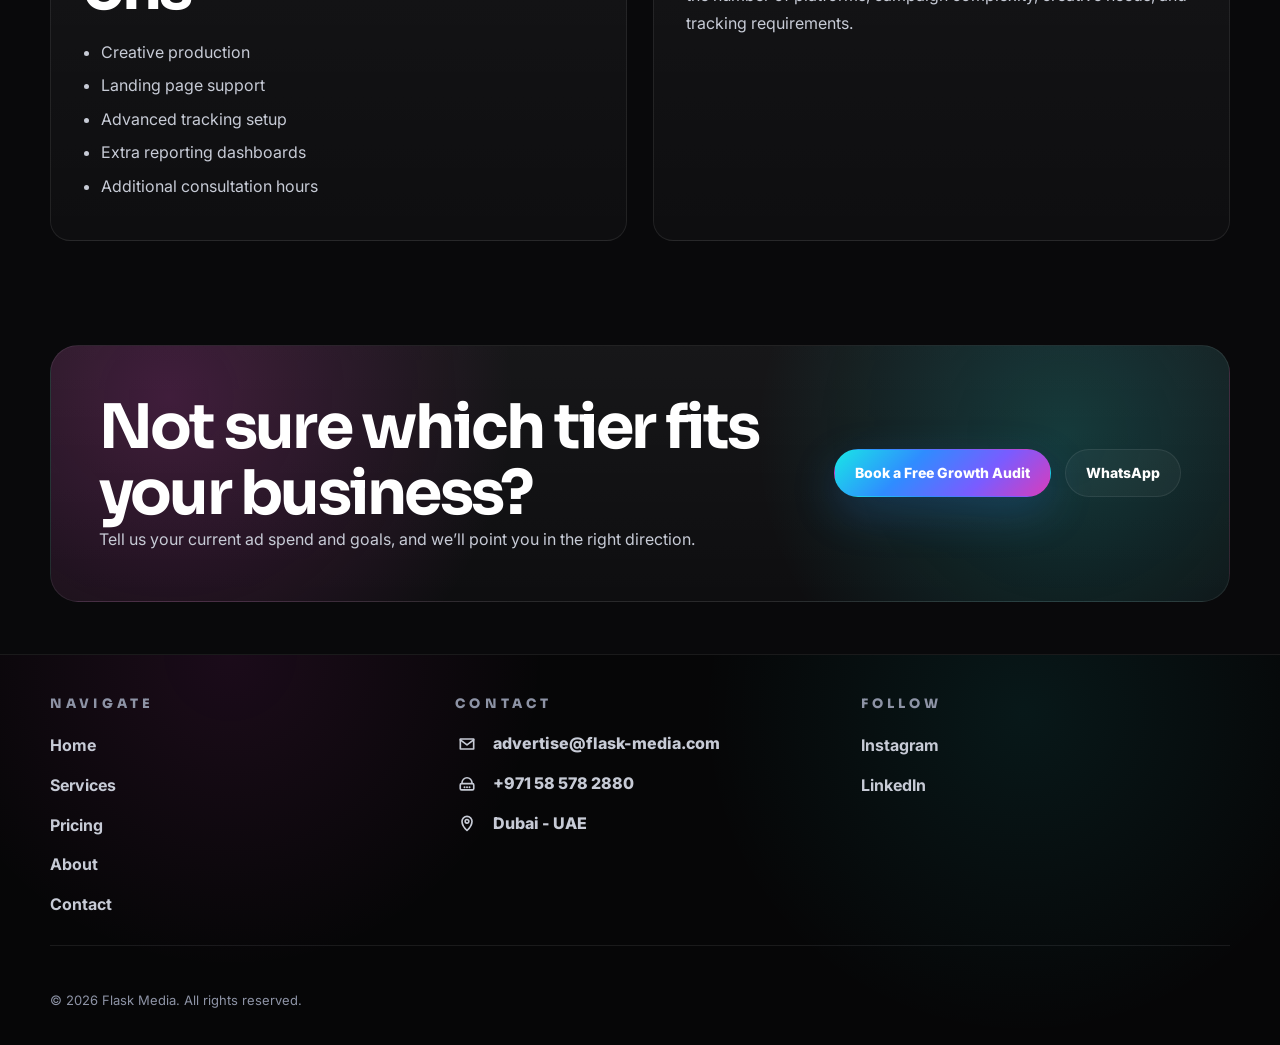
<file: pricing.html>
<!doctype html>
<html lang="en">

<head>
 <!-- Google Tag Manager -->
<script>(function(w,d,s,l,i){w[l]=w[l]||[];w[l].push({'gtm.start':
new Date().getTime(),event:'gtm.js'});var f=d.getElementsByTagName(s)[0],
j=d.createElement(s),dl=l!='dataLayer'?'&l='+l:'';j.async=true;j.src=
'https://www.googletagmanager.com/gtm.js?id='+i+dl;f.parentNode.insertBefore(j,f);
})(window,document,'script','dataLayer','GTM-PZXGPVW9');</script>
<!-- End Google Tag Manager -->
    <meta charset="utf-8">
    <meta name="viewport" content="width=device-width, initial-scale=1">
    <title>Pricing | Flask Media</title>
    <meta name="description"
        content="Simple performance marketing pricing based on your monthly ad spend and support needs.">
    <link rel="icon" href="assets/images/favicon.png">
    <link rel="stylesheet" href="assets/css/style.css"><!-- GTM / GA4 / Meta Pixel placeholders -->
</head>

<body>
    <header class="site-header">
        <div class="container nav-wrap"><a class="logo" href="index.html"><img src="assets/images/flask-media-logo.png"
                    alt="Flask Media logo"></a>
            <nav class="nav-links"><a href="index.html">Home</a><a href="services.html">Services</a><a class="active"
                    href="pricing.html">Pricing</a><a href="about.html">About</a><a href="contact.html">Contact</a>
            </nav>
            <div class="header-actions"><a class="btn btn-secondary btn-small" data-whatsapp>WhatsApp</a><a
                    class="btn btn-primary btn-small" href="contact.html">Free Audit</a><button class="mobile-toggle"
                    aria-label="Open menu"><span></span><span></span><span></span></button></div>
        </div>
    </header>
    <main>
        <section class="page-hero">
            <div class="container section-head reveal"><h1>Simple pricing built around your <span class="gradient-text">monthly ad spend.</span></h1>
                <p class="lead">Our management fees are based on your ad budget, keeping pricing aligned with the
                    complexity and level of support required.</p>
            </div>
        </section>
        <section class="section">
            <div class="container grid-4">
                <article class="card price-card reveal"><span class="tier">Tier 1</span>
                    <h3>$1,000 – $5,000</h3>
                    <div class="price">$600 / month</div>
                    <p class="setup">Setup & Strategy Fee: $500</p>
                    <ul>
                        <li>Account audit or initial setup</li>
                        <li>Campaign strategy</li>
                        <li>Campaign buildout</li>
                        <li>Monthly optimization</li>
                        <li>Monthly reporting</li>
                        <li>WhatsApp/email support</li>
                    </ul><a class="btn btn-primary" data-whatsapp>Ask about this tier</a>
                </article>
                <article class="card price-card reveal"><span class="tier">Tier 2</span>
                    <h3>$5,000 – $12,000</h3>
                    <div class="price">$1,000 / month</div>
                    <p class="setup">Setup & Strategy Fee: $750</p>
                    <ul>
                        <li>Everything in Tier 1</li>
                        <li>Advanced campaign structure</li>
                        <li>Audience strategy refinement</li>
                        <li>Tracking review</li>
                        <li>More frequent optimization</li>
                    </ul><a class="btn btn-primary" data-whatsapp>Ask about this tier</a>
                </article>
                <article class="card price-card reveal"><span class="tier">Tier 3</span>
                    <h3>$12,000 – $20,000</h3>
                    <div class="price">$1,500 / month</div>
                    <p class="setup">Setup & Strategy Fee: $1,000</p>
                    <ul>
                        <li>Everything in Tier 2</li>
                        <li>Hands-on optimization</li>
                        <li>Cross-platform management</li>
                        <li>Deeper reporting insights</li>
                        <li>Growth planning support</li>
                    </ul><a class="btn btn-primary" data-whatsapp>Ask about this tier</a>
                </article>
                <article class="card price-card reveal"><span class="tier">Tier 4</span>
                    <h3>$20,000+</h3>
                    <div class="price">Custom</div>
                    <p class="setup">Setup & Strategy Fee: Custom</p>
                    <ul>
                        <li>Tailored support based on scope</li>
                        <li>Multi-platform strategy</li>
                        <li>Advanced structure and scaling</li>
                        <li>Custom reporting and workflows</li>
                    </ul><a class="btn btn-primary" data-whatsapp>Ask about this tier</a>
                </article>
            </div>
        </section>
        <section class="section-tight">
            <div class="container grid-2">
                <div class="card reveal">
                    <h2>Optional Add-ons</h2>
                    <ul>
                        <li>Creative production</li>
                        <li>Landing page support</li>
                        <li>Advanced tracking setup</li>
                        <li>Extra reporting dashboards</li>
                        <li>Additional consultation hours</li>
                    </ul>
                </div>
                <div class="card reveal">
                    <h2>Pricing note</h2>
                    <p>Every business is different. The final scope can vary depending on the number of platforms,
                        campaign complexity, creative needs, and tracking requirements.</p>
                </div>
            </div>
        </section>
        <section class="section-tight">
            <div class="container cta-band reveal">
                <div>
                    <h2>Not sure which tier fits your business?</h2>
                    <p>Tell us your current ad spend and goals, and we’ll point you in the right direction.</p>
                </div>
                <div class="hero-ctas"><a href="contact.html" class="btn btn-primary">Book a Free Growth Audit</a><a
                        class="btn btn-secondary" data-whatsapp>WhatsApp</a></div>
            </div>
        </section>
    </main>
    <footer class="site-footer">
    <div class="container">
      <div class="footer-directory">
        <div class="footer-column">
          <h3>NAVIGATE</h3>
          <div class="footer-links">
            <a href="index.html">Home</a>
            <a href="services.html">Services</a>
            <a href="pricing.html">Pricing</a>
            <a href="about.html">About</a>
            <a href="contact.html">Contact</a>
          </div>
        </div>

        <div class="footer-column">
          <h3>CONTACT</h3>
          <div class="footer-contact-list">
            <a href="mailto:advertise@flask-media.com" class="footer-contact-item">
              <svg class="footer-contact-icon" viewBox="0 0 24 24" aria-hidden="true" focusable="false">
                <path d="M4 6h16v12H4V6Z" fill="none" stroke="currentColor" stroke-width="2" stroke-linejoin="round"/>
                <path d="M4 7l8 6 8-6" fill="none" stroke="currentColor" stroke-width="2" stroke-linecap="round" stroke-linejoin="round"/>
              </svg>
              <span>advertise@flask-media.com</span>
            </a>
            <a href="tel:+971585782880" class="footer-contact-item">
              <svg class="footer-contact-icon" viewBox="0 0 24 24" aria-hidden="true" focusable="false">
                <path d="M6 10.5c0-3.3 2.7-6 6-6s6 2.7 6 6" fill="none" stroke="currentColor" stroke-width="2" stroke-linecap="round"/>
                <path d="M5.5 11.5h13c.9 0 1.6.7 1.6 1.6v4.4c0 .9-.7 1.6-1.6 1.6h-13c-.9 0-1.6-.7-1.6-1.6v-4.4c0-.9.7-1.6 1.6-1.6Z" fill="none" stroke="currentColor" stroke-width="2" stroke-linejoin="round"/>
                <path d="M9 16h.01M12 16h.01M15 16h.01" fill="none" stroke="currentColor" stroke-width="2.4" stroke-linecap="round"/>
              </svg>
              <span>+971 58 578 2880</span>
            </a>
            <span class="footer-contact-item footer-location">
              <svg class="footer-contact-icon" viewBox="0 0 24 24" aria-hidden="true" focusable="false">
                <path d="M12 21s6-5.3 6-11a6 6 0 1 0-12 0c0 5.7 6 11 6 11Z" fill="none" stroke="currentColor" stroke-width="2" stroke-linejoin="round"/>
                <path d="M12 12.2a2.2 2.2 0 1 0 0-4.4 2.2 2.2 0 0 0 0 4.4Z" fill="none" stroke="currentColor" stroke-width="2"/>
              </svg>
              <span>Dubai - UAE</span>
            </span>
          </div>
        </div>

        <div class="footer-column">
          <h3>FOLLOW</h3>
          <div class="footer-links">
            <a href="https://www.instagram.com/" target="_blank" rel="noopener">Instagram</a>
            <a href="https://www.linkedin.com/" target="_blank" rel="noopener">LinkedIn</a>
          </div>
        </div>
      </div>

      <div class="copyright">
        <span>© 2026 Flask Media. All rights reserved.</span>
      </div>
    </div>
  </footer><a class="whatsapp-float" data-whatsapp aria-label="Chat on WhatsApp"><svg class="whatsapp-icon"
            viewBox="0 0 32 32" aria-hidden="true" focusable="false">
            <path fill="currentColor"
                d="M19.11 17.35c-.27-.14-1.6-.79-1.85-.88-.25-.09-.43-.14-.61.14-.18.27-.7.88-.85 1.06-.16.18-.31.2-.58.07-.27-.14-1.13-.42-2.15-1.34-.8-.71-1.34-1.59-1.5-1.86-.16-.27-.02-.42.12-.56.12-.12.27-.31.41-.47.14-.16.18-.27.27-.45.09-.18.05-.34-.02-.47-.07-.14-.61-1.47-.84-2.02-.22-.53-.44-.46-.61-.47l-.52-.01c-.18 0-.47.07-.72.34-.25.27-.95.93-.95 2.27s.97 2.63 1.11 2.81c.14.18 1.9 2.89 4.6 4.05.64.28 1.14.45 1.53.57.64.2 1.22.17 1.68.1.51-.08 1.6-.65 1.83-1.28.23-.63.23-1.17.16-1.28-.06-.11-.25-.18-.52-.32Z" />
            <path fill="currentColor"
                d="M16.02 3.2c-7 0-12.68 5.66-12.68 12.64 0 2.23.59 4.42 1.71 6.34L3.2 28.8l6.78-1.79a12.74 12.74 0 0 0 6.03 1.53h.01c7 0 12.68-5.66 12.68-12.65 0-3.38-1.32-6.55-3.71-8.94A12.58 12.58 0 0 0 16.02 3.2Zm0 23.17h-.01a10.58 10.58 0 0 1-5.39-1.48l-.39-.23-4.02 1.06 1.07-3.91-.25-.4a10.49 10.49 0 0 1-1.63-5.57c0-5.82 4.77-10.55 10.63-10.55 2.83 0 5.49 1.1 7.5 3.1a10.45 10.45 0 0 1 3.12 7.46c0 5.82-4.78 10.56-10.64 10.56Z" />
        </svg></a>
    <script src="assets/js/main.js"></script>
</body>

</html>
</file>
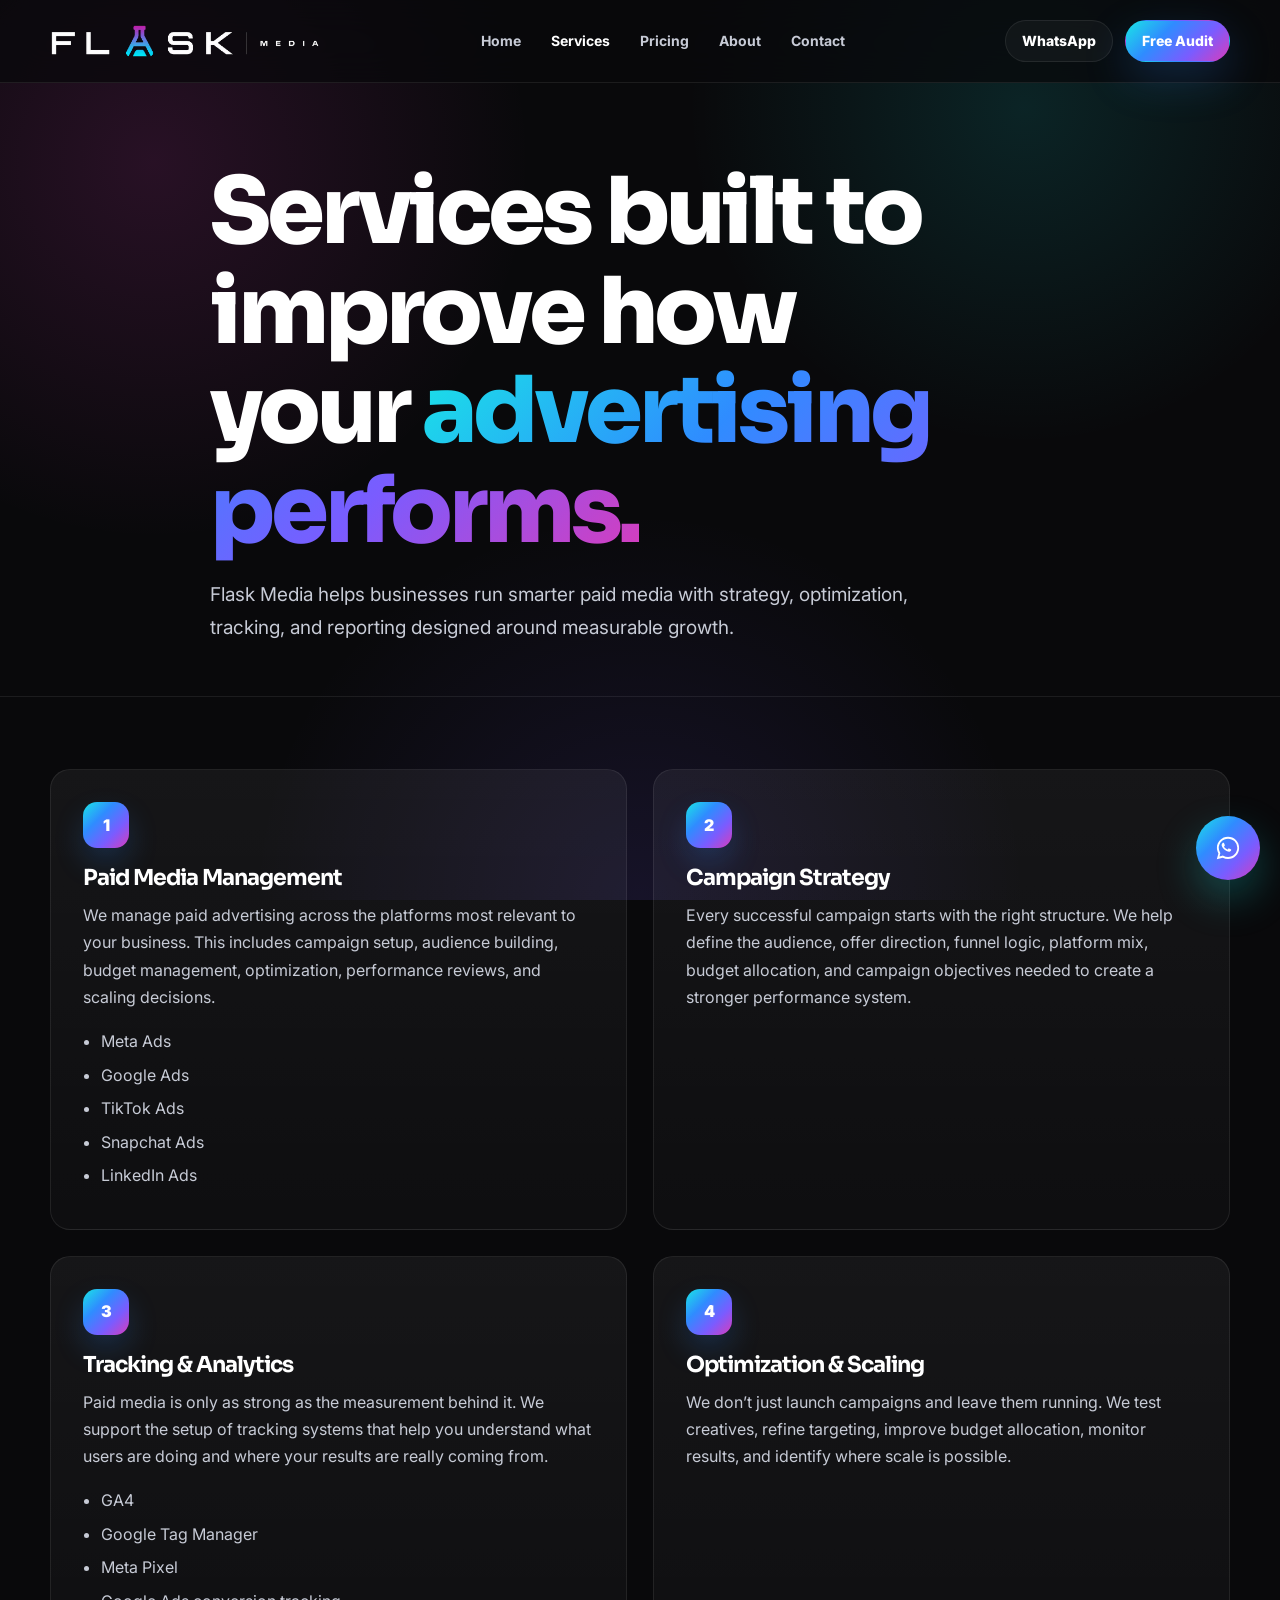
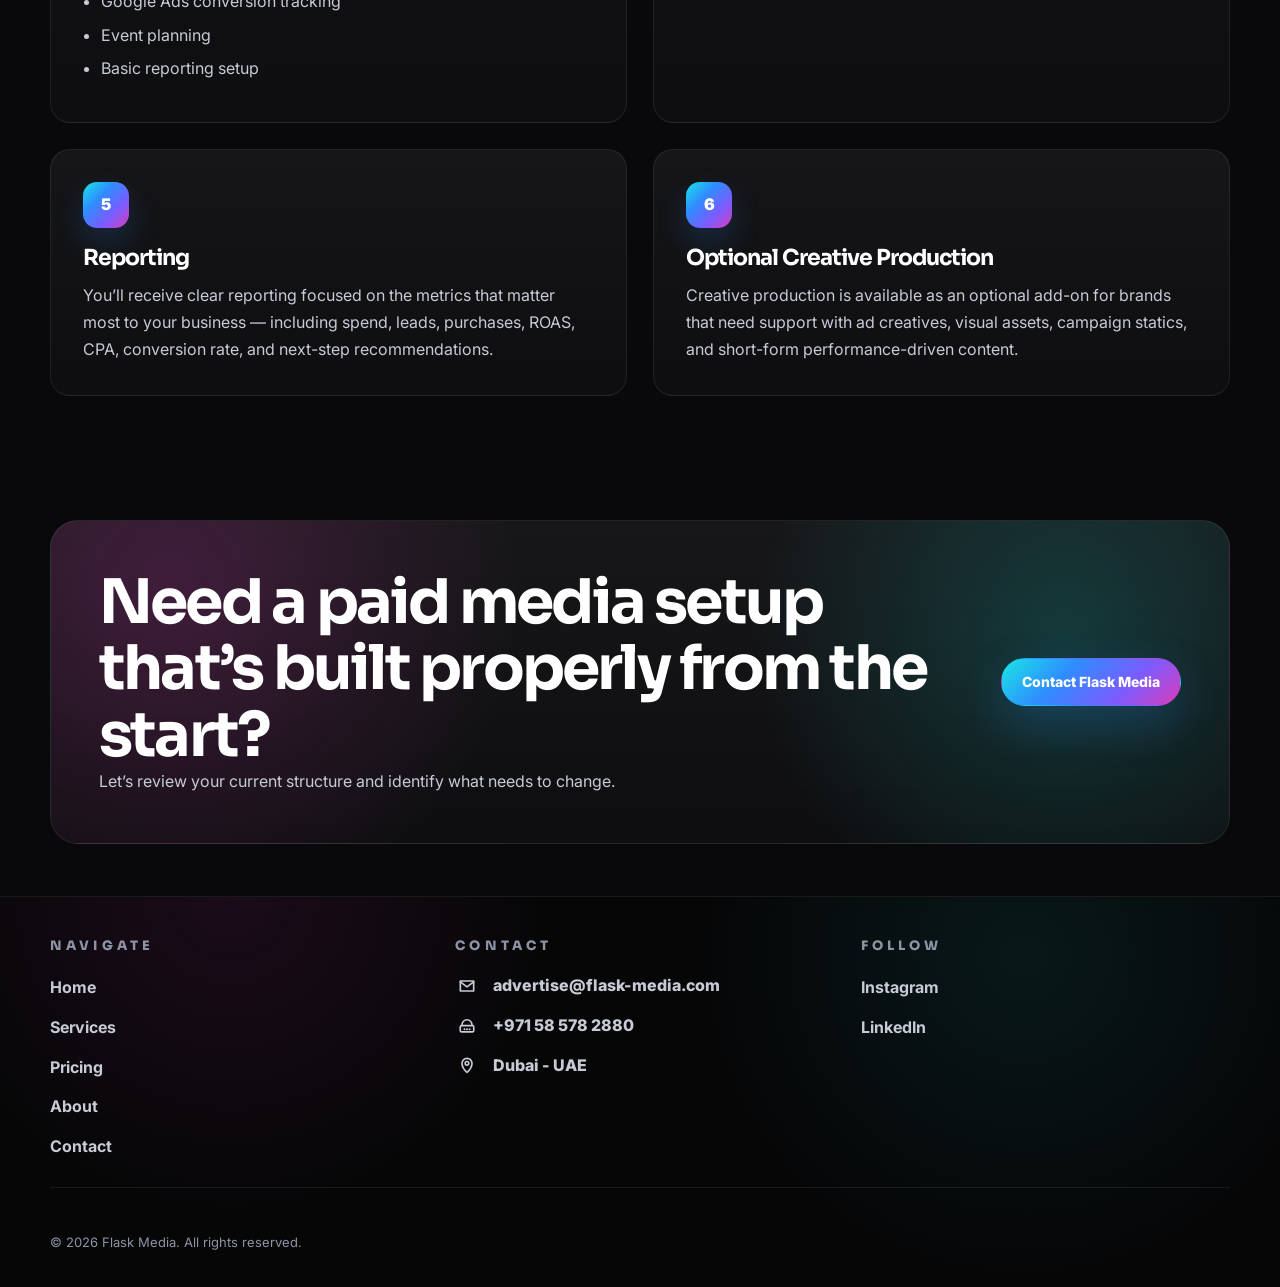
<file: services.html>
<!doctype html>
<html lang="en">

<head>
<!-- Google Tag Manager -->
<script>(function(w,d,s,l,i){w[l]=w[l]||[];w[l].push({'gtm.start':
new Date().getTime(),event:'gtm.js'});var f=d.getElementsByTagName(s)[0],
j=d.createElement(s),dl=l!='dataLayer'?'&l='+l:'';j.async=true;j.src=
'https://www.googletagmanager.com/gtm.js?id='+i+dl;f.parentNode.insertBefore(j,f);
})(window,document,'script','dataLayer','GTM-PZXGPVW9');</script>
<!-- End Google Tag Manager -->
    <meta charset="utf-8">
    <meta name="viewport" content="width=device-width, initial-scale=1">
    <title>Services | Flask Media</title>
    <meta name="description"
        content="Paid media management, campaign strategy, tracking, analytics, reporting, and optional creative production.">
    <link rel="icon" href="assets/images/favicon.png">
    <link rel="stylesheet" href="assets/css/style.css"><!-- GTM / GA4 / Meta Pixel placeholders -->
</head>

<body>
    <header class="site-header">
        <div class="container nav-wrap"><a class="logo" href="index.html"><img src="assets/images/flask-media-logo.png"
                    alt="Flask Media logo"><span class="logo-fallback" style="display:none">FLASK MEDIA</span></a>
            <nav class="nav-links"><a href="index.html">Home</a><a class="active" href="services.html">Services</a><a
                    href="pricing.html">Pricing</a><a href="about.html">About</a><a href="contact.html">Contact</a>
            </nav>
            <div class="header-actions"><a class="btn btn-secondary btn-small" data-whatsapp>WhatsApp</a><a
                    class="btn btn-primary btn-small" href="contact.html">Free Audit</a><button class="mobile-toggle"
                    aria-label="Open menu"><span></span><span></span><span></span></button></div>
        </div>
    </header>
    <main>
        <section class="page-hero">
            <div class="container section-head reveal"><h1>Services built to improve how your <span class="gradient-text">advertising performs.</span></h1>
                <p class="lead">Flask Media helps businesses run smarter paid media with strategy, optimization,
                    tracking, and reporting designed around measurable growth.</p>
            </div>
        </section>
        <section class="section">
            <div class="container grid-2">
                <article class="card reveal">
                    <div class="icon-badge">1</div>
                    <h3>Paid Media Management</h3>
                    <p>We manage paid advertising across the platforms most relevant to your business. This includes
                        campaign setup, audience building, budget management, optimization, performance reviews, and
                        scaling decisions.</p>
                    <ul>
                        <li>Meta Ads</li>
                        <li>Google Ads</li>
                        <li>TikTok Ads</li>
                        <li>Snapchat Ads</li>
                        <li>LinkedIn Ads</li>
                    </ul>
                </article>
                <article class="card reveal">
                    <div class="icon-badge">2</div>
                    <h3>Campaign Strategy</h3>
                    <p>Every successful campaign starts with the right structure. We help define the audience, offer
                        direction, funnel logic, platform mix, budget allocation, and campaign objectives needed to
                        create a stronger performance system.</p>
                </article>
                <article class="card reveal">
                    <div class="icon-badge">3</div>
                    <h3>Tracking & Analytics</h3>
                    <p>Paid media is only as strong as the measurement behind it. We support the setup of tracking
                        systems that help you understand what users are doing and where your results are really coming
                        from.</p>
                    <ul>
                        <li>GA4</li>
                        <li>Google Tag Manager</li>
                        <li>Meta Pixel</li>
                        <li>Google Ads conversion tracking</li>
                        <li>Event planning</li>
                        <li>Basic reporting setup</li>
                    </ul>
                </article>
                <article class="card reveal">
                    <div class="icon-badge">4</div>
                    <h3>Optimization & Scaling</h3>
                    <p>We don’t just launch campaigns and leave them running. We test creatives, refine targeting,
                        improve budget allocation, monitor results, and identify where scale is possible.</p>
                </article>
                <article class="card reveal">
                    <div class="icon-badge">5</div>
                    <h3>Reporting</h3>
                    <p>You’ll receive clear reporting focused on the metrics that matter most to your business —
                        including spend, leads, purchases, ROAS, CPA, conversion rate, and next-step recommendations.
                    </p>
                </article>
                <article class="card reveal">
                    <div class="icon-badge">6</div>
                    <h3>Optional Creative Production</h3>
                    <p>Creative production is available as an optional add-on for brands that need support with ad
                        creatives, visual assets, campaign statics, and short-form performance-driven content.</p>
                </article>
            </div>
        </section>
        <section class="section-tight">
            <div class="container cta-band reveal">
                <div>
                    <h2>Need a paid media setup that’s built properly from the start?</h2>
                    <p>Let’s review your current structure and identify what needs to change.</p>
                </div><a href="contact.html" class="btn btn-primary">Contact Flask Media</a>
            </div>
        </section>
    </main>
    <footer class="site-footer">
    <div class="container">
      <div class="footer-directory">
        <div class="footer-column">
          <h3>NAVIGATE</h3>
          <div class="footer-links">
            <a href="index.html">Home</a>
            <a href="services.html">Services</a>
            <a href="pricing.html">Pricing</a>
            <a href="about.html">About</a>
            <a href="contact.html">Contact</a>
          </div>
        </div>

        <div class="footer-column">
          <h3>CONTACT</h3>
          <div class="footer-contact-list">
            <a href="mailto:advertise@flask-media.com" class="footer-contact-item">
              <svg class="footer-contact-icon" viewBox="0 0 24 24" aria-hidden="true" focusable="false">
                <path d="M4 6h16v12H4V6Z" fill="none" stroke="currentColor" stroke-width="2" stroke-linejoin="round"/>
                <path d="M4 7l8 6 8-6" fill="none" stroke="currentColor" stroke-width="2" stroke-linecap="round" stroke-linejoin="round"/>
              </svg>
              <span>advertise@flask-media.com</span>
            </a>
            <a href="tel:+971585782880" class="footer-contact-item">
              <svg class="footer-contact-icon" viewBox="0 0 24 24" aria-hidden="true" focusable="false">
                <path d="M6 10.5c0-3.3 2.7-6 6-6s6 2.7 6 6" fill="none" stroke="currentColor" stroke-width="2" stroke-linecap="round"/>
                <path d="M5.5 11.5h13c.9 0 1.6.7 1.6 1.6v4.4c0 .9-.7 1.6-1.6 1.6h-13c-.9 0-1.6-.7-1.6-1.6v-4.4c0-.9.7-1.6 1.6-1.6Z" fill="none" stroke="currentColor" stroke-width="2" stroke-linejoin="round"/>
                <path d="M9 16h.01M12 16h.01M15 16h.01" fill="none" stroke="currentColor" stroke-width="2.4" stroke-linecap="round"/>
              </svg>
              <span>+971 58 578 2880</span>
            </a>
            <span class="footer-contact-item footer-location">
              <svg class="footer-contact-icon" viewBox="0 0 24 24" aria-hidden="true" focusable="false">
                <path d="M12 21s6-5.3 6-11a6 6 0 1 0-12 0c0 5.7 6 11 6 11Z" fill="none" stroke="currentColor" stroke-width="2" stroke-linejoin="round"/>
                <path d="M12 12.2a2.2 2.2 0 1 0 0-4.4 2.2 2.2 0 0 0 0 4.4Z" fill="none" stroke="currentColor" stroke-width="2"/>
              </svg>
              <span>Dubai - UAE</span>
            </span>
          </div>
        </div>

        <div class="footer-column">
          <h3>FOLLOW</h3>
          <div class="footer-links">
            <a href="https://www.instagram.com/" target="_blank" rel="noopener">Instagram</a>
            <a href="https://www.linkedin.com/" target="_blank" rel="noopener">LinkedIn</a>
          </div>
        </div>
      </div>

      <div class="copyright">
        <span>© 2026 Flask Media. All rights reserved.</span>
      </div>
    </div>
  </footer><a class="whatsapp-float" data-whatsapp aria-label="Chat on WhatsApp"><svg class="whatsapp-icon"
            viewBox="0 0 32 32" aria-hidden="true" focusable="false">
            <path fill="currentColor"
                d="M19.11 17.35c-.27-.14-1.6-.79-1.85-.88-.25-.09-.43-.14-.61.14-.18.27-.7.88-.85 1.06-.16.18-.31.2-.58.07-.27-.14-1.13-.42-2.15-1.34-.8-.71-1.34-1.59-1.5-1.86-.16-.27-.02-.42.12-.56.12-.12.27-.31.41-.47.14-.16.18-.27.27-.45.09-.18.05-.34-.02-.47-.07-.14-.61-1.47-.84-2.02-.22-.53-.44-.46-.61-.47l-.52-.01c-.18 0-.47.07-.72.34-.25.27-.95.93-.95 2.27s.97 2.63 1.11 2.81c.14.18 1.9 2.89 4.6 4.05.64.28 1.14.45 1.53.57.64.2 1.22.17 1.68.1.51-.08 1.6-.65 1.83-1.28.23-.63.23-1.17.16-1.28-.06-.11-.25-.18-.52-.32Z" />
            <path fill="currentColor"
                d="M16.02 3.2c-7 0-12.68 5.66-12.68 12.64 0 2.23.59 4.42 1.71 6.34L3.2 28.8l6.78-1.79a12.74 12.74 0 0 0 6.03 1.53h.01c7 0 12.68-5.66 12.68-12.65 0-3.38-1.32-6.55-3.71-8.94A12.58 12.58 0 0 0 16.02 3.2Zm0 23.17h-.01a10.58 10.58 0 0 1-5.39-1.48l-.39-.23-4.02 1.06 1.07-3.91-.25-.4a10.49 10.49 0 0 1-1.63-5.57c0-5.82 4.77-10.55 10.63-10.55 2.83 0 5.49 1.1 7.5 3.1a10.45 10.45 0 0 1 3.12 7.46c0 5.82-4.78 10.56-10.64 10.56Z" />
        </svg></a>
    <script src="assets/js/main.js"></script>
</body>

</html>
</file>
<file: assets/css/style.css>
@import url('https://fonts.googleapis.com/css2?family=Inter:wght@400;500;600;700;800&family=Sora:wght@500;600;700;800&display=swap');

:root {
  --bg-primary: #09090B;
  --bg-secondary: #111216;
  --bg-tertiary: #171922;
  --text-primary: #FFFFFF;
  --text-secondary: #C7CBD6;
  --text-muted: #8D93A5;
  --border-soft: rgba(255, 255, 255, 0.08);
  --card-bg: rgba(255, 255, 255, 0.04);
  --cyan: #19E6E6;
  --blue: #2F8CFF;
  --purple: #7A5CFF;
  --magenta: #D93CBB;
  --gradient-brand: linear-gradient(135deg, #19E6E6 0%, #2F8CFF 35%, #7A5CFF 68%, #D93CBB 100%);
  --gradient-soft: linear-gradient(135deg, rgba(25, 230, 230, 0.18) 0%, rgba(47, 140, 255, 0.18) 35%, rgba(122, 92, 255, 0.18) 68%, rgba(217, 60, 187, 0.18) 100%);
  --shadow-glow: 0 0 52px rgba(47, 140, 255, .18), 0 0 90px rgba(217, 60, 187, .12);
  --radius-xl: 28px;
  --radius-lg: 20px;
  --max-width: 1180px;
}

* {
  box-sizing: border-box;
}

html {
  scroll-behavior: smooth;
}

body {
  margin: 0;
  font-family: Inter, system-ui, -apple-system, BlinkMacSystemFont, 'Segoe UI', sans-serif;
  background: var(--bg-primary);
  color: var(--text-primary);
  line-height: 1.6;
  overflow-x: hidden;
}

body::before {
  content: '';
  position: fixed;
  inset: 0;
  pointer-events: none;
  z-index: -3;
  background:
    radial-gradient(circle at 12% 18%, rgba(217, 60, 187, .15), transparent 28%),
    radial-gradient(circle at 80% 12%, rgba(25, 230, 230, .12), transparent 26%),
    radial-gradient(circle at 50% 100%, rgba(122, 92, 255, .12), transparent 35%),
    #09090B;
}

a {
  color: inherit;
  text-decoration: none;
}

img {
  max-width: 100%;
  display: block;
}

.container {
  width: min(var(--max-width), calc(100% - 48px));
  margin-inline: auto;
}

.section {
  padding: 72px 0;
  position: relative;
}

.section-tight {
  padding: 52px 0;
}

.eyebrow {
  display: inline-flex;
  align-items: center;
  gap: 8px;
  padding: 8px 12px;
  border: 1px solid var(--border-soft);
  border-radius: 999px;
  background: rgba(255, 255, 255, .04);
  color: var(--text-secondary);
  font-size: 13px;
  font-weight: 700;
  letter-spacing: .02em;
}

.eyebrow::before {
  content: '';
  width: 8px;
  height: 8px;
  border-radius: 999px;
  background: var(--gradient-brand);
  box-shadow: 0 0 18px rgba(25, 230, 230, .75);
}

h1,
h2,
h3,
h4 {
  font-family: Sora, Inter, sans-serif;
  line-height: 1.08;
  letter-spacing: -0.045em;
  margin: 0;
}

h1 {
  font-size: clamp(48px, 7vw, 90px);
}

h2 {
  font-size: clamp(40px, 4.8vw, 64px);
}

h3 {
  font-size: clamp(20px, 1.9vw, 22px);
}

p {
  color: var(--text-secondary);
  margin: 0;
  font-size: 16px;
  line-height: 1.7;
}

.lead {
  font-size: clamp(17px, 1.6vw, 19px);
  max-width: 760px;
  line-height: 1.72;
}

.gradient-text {
  background: var(--gradient-brand);
  -webkit-background-clip: text;
  background-clip: text;
  color: transparent;
}

.site-header {
  position: sticky;
  top: 0;
  z-index: 50;
  backdrop-filter: blur(18px);
  background: rgba(9, 9, 11, .74);
  border-bottom: 1px solid var(--border-soft);
}

.nav-wrap {
  display: flex;
  align-items: center;
  justify-content: space-between;
  height: 82px;
}

.logo {
  display: inline-flex;
  align-items: center;
  gap: 12px;
}

.logo img {
  height: 46px;
  width: auto;
  max-width: 310px;
  object-fit: contain;
  background: transparent;
}

.logo-fallback {
  font-family: Sora, sans-serif;
  font-weight: 800;
  letter-spacing: .08em;
}

.nav-links {
  display: flex;
  align-items: center;
  gap: 30px;
  color: var(--text-secondary);
  font-weight: 700;
  font-size: 14px;
}

.nav-links a {
  transition: color .2s ease;
}

.nav-links a:hover,
.nav-links a.active {
  color: var(--text-primary);
}

.header-actions {
  display: flex;
  align-items: center;
  gap: 12px;
}

.mobile-toggle {
  display: none;
  border: 1px solid var(--border-soft);
  background: rgba(255, 255, 255, .04);
  color: #fff;
  border-radius: 12px;
  width: 44px;
  height: 44px;
  cursor: pointer;
}

.mobile-toggle span {
  display: block;
  width: 18px;
  height: 2px;
  background: #fff;
  margin: 4px auto;
  border-radius: 2px;
}

.btn {
  display: inline-flex;
  align-items: center;
  justify-content: center;
  gap: 10px;
  min-height: 48px;
  padding: 0 20px;
  border-radius: 999px;
  font-weight: 800;
  font-size: 14px;
  border: 1px solid transparent;
  transition: transform .2s ease, box-shadow .2s ease, background .2s ease, border-color .2s ease;
  cursor: pointer;
}

.btn:hover {
  transform: translateY(-2px);
}

.btn-primary {
  background: var(--gradient-brand);
  color: white;
  box-shadow: 0 16px 45px rgba(47, 140, 255, .22);
}

.btn-secondary {
  background: rgba(255, 255, 255, .04);
  border-color: var(--border-soft);
  color: var(--text-primary);
}

.btn-secondary:hover {
  border-color: rgba(255, 255, 255, .18);
  background: rgba(255, 255, 255, .07);
}

.btn-small {
  min-height: 42px;
  padding: 0 16px;
}

.hero {
  padding: 64px 0 56px;
  min-height: auto;
  display: flex;
  align-items: center;
}

.hero-grid {
  display: grid;
  grid-template-columns: 1.08fr .92fr;
  align-items: center;
  gap: 56px;
}

.hero-copy {
  display: grid;
  gap: 28px;
}

.hero-copy h1 {
  font-size: clamp(44px, 5.8vw, 78px);
  line-height: 1.12;
  letter-spacing: -0.055em;
  max-width: 740px;
}

.hero-copy h1 span {
  display: inline;
}

.hero-ctas {
  display: flex;
  flex-wrap: wrap;
  gap: 14px;
}

.hero-pills {
  display: none;
}

.pill {
  padding: 9px 12px;
  border: 1px solid var(--border-soft);
  border-radius: 999px;
  color: var(--text-secondary);
  background: rgba(255, 255, 255, .035);
  font-size: 13px;
  font-weight: 700;
}

.hero-visual {
  min-height: 500px;
  position: relative;
  display: grid;
  place-items: center;
  perspective: 1100px;
}

.hero-orb {
  position: absolute;
  width: 470px;
  height: 470px;
  background: radial-gradient(circle, rgba(25, 230, 230, .22), rgba(122, 92, 255, .15) 42%, rgba(217, 60, 187, .1) 61%, transparent 72%);
  filter: blur(12px);
  animation: pulseGlow 4.8s ease-in-out infinite;
}

.hero-emblem {
  position: relative;
  width: min(420px, 88vw);
  height: min(420px, 88vw);
  border-radius: 42px;
  transform-style: preserve-3d;
  animation: float 5.5s ease-in-out infinite;
}

.brand-emblem-core {
  position: absolute;
  inset: 0;
  display: grid;
  place-items: center;
}

.emblem-halo {
  position: absolute;
  width: 300px;
  height: 300px;
  border-radius: 999px;
  background:
    radial-gradient(circle at 48% 44%, rgba(25, 230, 230, .25), transparent 48%),
    radial-gradient(circle at 56% 36%, rgba(217, 60, 187, .22), transparent 54%),
    radial-gradient(circle at 50% 60%, rgba(122, 92, 255, .18), transparent 62%);
  filter: blur(18px);
  animation: pulseGlow 4.8s ease-in-out infinite;
}

.emblem-img {
  position: relative;
  z-index: 2;
  width: min(230px, 54vw);
  height: auto;
  object-fit: contain;
  filter: drop-shadow(0 0 22px rgba(25, 230, 230, .28)) drop-shadow(0 0 26px rgba(217, 60, 187, .18));
  animation: emblemBreath 5.5s ease-in-out infinite;
}

.emblem-svg {
  width: 100%;
  height: 100%;
  overflow: visible;
  filter: drop-shadow(0 0 26px rgba(25, 230, 230, .2)) drop-shadow(0 0 28px rgba(217, 60, 187, .15));
}

.emblem-stroke {
  stroke-dasharray: 780;
  stroke-dashoffset: 780;
  animation: drawStroke 2.6s ease forwards, shimmer 6s linear infinite 2.5s;
}

.orbit {
  position: absolute;
  inset: 0;
  border-radius: 50%;
  animation: rotateOrbit 13s linear infinite;
}

.orbit::before,
.orbit::after {
  content: '';
  position: absolute;
  width: 9px;
  height: 9px;
  border-radius: 50%;
  background: var(--cyan);
  box-shadow: 0 0 22px var(--cyan);
}

.orbit::before {
  top: 22%;
  left: 10%;
}

.orbit::after {
  right: 8%;
  bottom: 28%;
  background: var(--magenta);
  box-shadow: 0 0 22px var(--magenta);
}

.metric-card {
  position: absolute;
  width: 148px;
  padding: 14px;
  background: rgba(17, 18, 22, .66);
  border: 1px solid var(--border-soft);
  border-radius: 18px;
  backdrop-filter: blur(18px);
  box-shadow: var(--shadow-glow);
  animation: metricFloat 5s ease-in-out infinite;
}

.metric-card small {
  color: var(--text-muted);
  font-weight: 700;
  font-size: 11px;
  text-transform: uppercase;
  letter-spacing: .06em;
}

.metric-card strong {
  display: block;
  font-family: Sora, sans-serif;
  font-size: 20px;
  margin-top: 4px;
}

.metric-card .up {
  color: var(--cyan);
  font-size: 12px;
  font-weight: 800;
}

.metric-1 {
  left: 0;
  top: 86px;
}

.metric-2 {
  right: -4px;
  top: 122px;
  animation-delay: -.6s;
}

.metric-3 {
  left: 26px;
  bottom: 78px;
  animation-delay: -1.2s;
}

.metric-4 {
  right: 34px;
  bottom: 58px;
  animation-delay: -1.8s;
}

.signal-lines {
  position: absolute;
  inset: 0;
  opacity: .55;
}

.signal-lines path {
  stroke-dasharray: 320;
  stroke-dashoffset: 320;
  animation: drawLine 5s ease-in-out infinite;
}

.grid-2 {
  display: grid;
  grid-template-columns: 1fr 1fr;
  gap: 26px;
}

.grid-3 {
  display: grid;
  grid-template-columns: repeat(3, 1fr);
  gap: 26px;
}

.grid-4 {
  display: grid;
  grid-template-columns: repeat(4, 1fr);
  gap: 22px;
}

.section-head {
  display: grid;
  gap: 18px;
  margin-bottom: 46px;
  max-width: 860px;
}

.card {
  position: relative;
  padding: 32px;
  border: 1px solid var(--border-soft);
  background: linear-gradient(180deg, rgba(255, 255, 255, .055), rgba(255, 255, 255, .025));
  border-radius: var(--radius-lg);
  overflow: hidden;
  transition: transform .24s ease, border-color .24s ease, background .24s ease;
}

.card::before {
  content: '';
  position: absolute;
  inset: 0;
  background: var(--gradient-soft);
  opacity: 0;
  transition: opacity .24s ease;
  pointer-events: none;
}

.card:hover {
  transform: translateY(-6px);
  border-color: rgba(255, 255, 255, .18);
}

.card:hover::before {
  opacity: 1;
}

.card>* {
  position: relative;
  z-index: 1;
}

.icon-badge {
  width: 46px;
  height: 46px;
  border-radius: 14px;
  background: var(--gradient-brand);
  display: grid;
  place-items: center;
  font-weight: 900;
  margin-bottom: 18px;
  box-shadow: 0 14px 30px rgba(47, 140, 255, .2);
}

.card h3 {
  margin-bottom: 12px;
}

.card ul,
.price-card ul {
  padding-left: 18px;
  margin: 18px 0 0;
  color: var(--text-secondary);
}

.card li,
.price-card li {
  margin: 8px 0;
}

.platform-card {
  min-height: 150px;
  padding: 22px 16px;
  text-align: center;
  font-weight: 800;
  color: var(--text-secondary);
  display: flex;
  flex-direction: column;
  align-items: center;
  justify-content: center;
}

.platform-card span {
  display: none;
}

.process {
  counter-reset: step;
}

.process-card::before {
  counter-increment: step;
  content: '0' counter(step);
  position: relative;
  inset: auto;
  display: block;
  width: max-content;
  margin-bottom: 16px;
  font-family: Sora, sans-serif;
  font-size: 14px;
  line-height: 1;
  font-weight: 900;
  color: transparent;
  background: var(--gradient-brand);
  -webkit-background-clip: text;
  background-clip: text;
  opacity: 1;
  transition: none;
  pointer-events: none;
}

.process-card h3 {
  margin-top: 0;
}

.cta-band {
  padding: 48px;
  border: 1px solid var(--border-soft);
  border-radius: var(--radius-xl);
  background:
    radial-gradient(circle at 10% 20%, rgba(217, 60, 187, .22), transparent 32%),
    radial-gradient(circle at 86% 36%, rgba(25, 230, 230, .18), transparent 30%),
    linear-gradient(180deg, rgba(255, 255, 255, .06), rgba(255, 255, 255, .025));
  display: grid;
  grid-template-columns: 1fr auto;
  gap: 28px;
  align-items: center;
}

.page-hero {
  padding: 80px 0 52px;
  border-bottom: 1px solid var(--border-soft);
}

.page-hero .section-head {
  margin-bottom: 0;
}

.page-hero h1 {
  font-size: clamp(62px, 7.2vw, 102px);
  max-width: 11ch;
}

.page-hero .lead {
  max-width: 760px;
}

.price-card {
  display: flex;
  flex-direction: column;
  min-height: 100%;
}

.price-card .tier {
  color: var(--text-muted);
  font-weight: 800;
  text-transform: uppercase;
  font-size: 12px;
  letter-spacing: .08em;
}

.price-card .price {
  font-family: Sora, sans-serif;
  font-size: 30px;
  line-height: 1.05;
  margin: 22px 0 10px;
}

.price-card .setup {
  color: var(--text-muted);
  font-size: 14px;
  margin-bottom: 4px;
}

.price-card .btn {
  margin-top: auto;
  align-self: flex-start;
}

.form-wrap {
  display: grid;
  grid-template-columns: .82fr 1.18fr;
  gap: 26px;
  align-items: start;
}

.contact-panel {
  position: sticky;
  top: 100px;
}

.form-card {
  padding: 30px;
}

.form-status {
  min-height: 24px;
  margin-top: 14px;
  font-size: 14px;
  font-weight: 800;
}

.form-status[data-state="success"] {
  color: var(--cyan);
}

.form-status[data-state="error"] {
  color: #ff6bcb;
}

.form-status[data-state="loading"] {
  color: var(--text-secondary);
}

.form-card button:disabled {
  cursor: wait;
  opacity: .72;
}

.form-grid {
  display: grid;
  grid-template-columns: 1fr 1fr;
  gap: 16px;
}

.field {
  display: grid;
  gap: 7px;
}

.field.full {
  grid-column: 1 / -1;
}

label {
  color: var(--text-secondary);
  font-weight: 800;
  font-size: 13px;
}

input,
select,
textarea {
  width: 100%;
  background: rgba(255, 255, 255, .045);
  border: 1px solid var(--border-soft);
  color: var(--text-primary);
  border-radius: 14px;
  min-height: 48px;
  padding: 12px 14px;
  font: inherit;
  outline: none;
}

textarea {
  min-height: 140px;
  resize: vertical;
}

input:focus,
select:focus,
textarea:focus {
  border-color: rgba(25, 230, 230, .55);
  box-shadow: 0 0 0 4px rgba(25, 230, 230, .08);
}

select option {
  color: #111;
}













.whatsapp-float {
  position: fixed;
  right: 20px;
  bottom: 20px;
  z-index: 60;
  width: 64px;
  height: 64px;
  border-radius: 999px;
  display: grid;
  place-items: center;
  background: var(--gradient-brand);
  box-shadow: 0 18px 42px rgba(25, 230, 230, .26);
  color: #fff;
  transition: transform .2s ease, box-shadow .2s ease;
}

.whatsapp-float:hover {
  transform: translateY(-2px) scale(1.03);
  box-shadow: 0 22px 48px rgba(25, 230, 230, .3);
}

.whatsapp-icon {
  width: 28px;
  height: 28px;
  display: block;
}

.reveal {
  opacity: 0;
  transform: translateY(22px);
  transition: opacity .65s ease, transform .65s ease;
}

.reveal.visible {
  opacity: 1;
  transform: translateY(0);
}

@keyframes float {

  0%,
  100% {
    transform: translateY(0) rotateX(0) rotateY(0)
  }

  50% {
    transform: translateY(-18px) rotateX(2deg) rotateY(-4deg)
  }
}

@keyframes pulseGlow {

  0%,
  100% {
    opacity: .55;
    transform: scale(.95)
  }

  50% {
    opacity: 1;
    transform: scale(1.08)
  }
}

@keyframes emblemBreath {

  0%,
  100% {
    transform: scale(1);
    filter: drop-shadow(0 0 22px rgba(25, 230, 230, .28)) drop-shadow(0 0 26px rgba(217, 60, 187, .18));
  }

  50% {
    transform: scale(1.035);
    filter: drop-shadow(0 0 30px rgba(25, 230, 230, .36)) drop-shadow(0 0 34px rgba(217, 60, 187, .25));
  }
}

@keyframes drawStroke {
  to {
    stroke-dashoffset: 0;
  }
}

@keyframes shimmer {

  0%,
  100% {
    filter: brightness(1)
  }

  50% {
    filter: brightness(1.35)
  }
}

@keyframes rotateOrbit {
  to {
    transform: rotate(360deg);
  }
}

@keyframes metricFloat {

  0%,
  100% {
    transform: translateY(0)
  }

  50% {
    transform: translateY(-12px)
  }
}

@keyframes drawLine {
  0% {
    stroke-dashoffset: 320;
    opacity: .1
  }

  45%,
  65% {
    stroke-dashoffset: 0;
    opacity: .55
  }

  100% {
    stroke-dashoffset: -320;
    opacity: .08
  }
}

@media (prefers-reduced-motion: reduce) {

  *,
  *::before,
  *::after {
    animation-duration: .001ms !important;
    animation-iteration-count: 1 !important;
    transition-duration: .001ms !important;
    scroll-behavior: auto !important;
  }
}

@media (max-width: 980px) {

  .nav-links,
  .header-actions .btn-secondary {
    display: none;
  }

  .mobile-toggle {
    display: block;
  }

  .nav-links.open {
    display: flex;
    position: absolute;
    top: 76px;
    left: 18px;
    right: 18px;
    flex-direction: column;
    align-items: stretch;
    gap: 0;
    padding: 14px;
    background: rgba(9, 9, 11, 0.98);
    backdrop-filter: blur(22px);
    border: 1px solid var(--border-soft);
    border-radius: 18px;
    box-shadow: var(--shadow-glow);
  }

  .nav-links.open a {
    padding: 14px;
    border-radius: 12px;
  }

  .nav-links.open a:hover {
    background: rgba(255, 255, 255, .05);
  }

  .hero-grid,
  .grid-2,
  .form-wrap,
  .footer-grid,
  .cta-band {
    grid-template-columns: 1fr;
  }

  .hero {
    padding: 52px 0 44px;
  }

  .hero-visual {
    min-height: 380px;
  }

  .grid-3,
  .grid-4 {
    grid-template-columns: 1fr 1fr;
  }

  .contact-panel {
    position: static;
  }
}

@media (max-width: 620px) {
  .container {
    width: min(100% - 30px, var(--max-width));
  }

  .section {
    padding: 52px 0;
  }

  .section-tight {
    padding: 38px 0;
  }

  .page-hero {
    padding: 60px 0 40px;
  }

  .nav-wrap {
    height: 72px;
  }

  .nav-links.open {
    top: 68px;
  }

  .logo img {
    height: 46px;
    width: auto;
    max-width: 310px;
    object-fit: contain;
    background: transparent;
  }

  .hero {
    min-height: auto;
    padding: 40px 0 44px;
  }

  .hero-visual {
    min-height: 320px;
  }

  .emblem-img {
    width: min(190px, 52vw);
  }

  .emblem-halo {
    width: 240px;
    height: 240px;
  }

  .metric-card {
    width: 132px;
    padding: 12px;
  }

  .metric-1 {
    left: 0;
    top: 58px;
  }

  .metric-2 {
    right: 0;
    top: 88px;
  }

  .metric-3 {
    left: 0;
    bottom: 48px;
  }

  .metric-4 {
    right: 8px;
    bottom: 30px;
  }

  .grid-3,
  .grid-4,
  .form-grid {
    grid-template-columns: 1fr;
  }

  .cta-band,
  .card,
  .form-card {
    padding: 24px;
  }

  .btn {
    width: 100%;
  }

  .header-actions .btn-primary {
    display: none;
  }
}

/* Final hero / logo refinements */
.logo,
.footer-logo {
  background: transparent;
}

.logo img,


.hero-emblem {
  width: min(440px, 88vw);
  height: min(440px, 88vw);
}

.hero-emblem img,
.hero-emblem .emblem-logo,
.hero-emblem .brand-emblem {
  width: min(210px, 46%);
  max-width: 210px;
  height: auto;
  object-fit: contain;
  filter: drop-shadow(0 0 30px rgba(25, 230, 230, .46)) drop-shadow(0 0 42px rgba(217, 60, 187, .3));
  transform: scale(1.55);
  transform-origin: center;
}

.hero-orb {
  width: 500px;
  height: 500px;
}

@media (max-width: 980px) {
  .hero-copy h1 {
    font-size: clamp(42px, 8vw, 68px);
    max-width: 720px;
  }

  .hero-emblem {
    width: min(420px, 90vw);
    height: min(420px, 90vw);
  }

  .hero-emblem img,
  .hero-emblem .emblem-logo,
  .hero-emblem .brand-emblem {
    transform: scale(1.45);
  }
}

@media (max-width: 620px) {
  .logo img {
    height: 38px;
    max-width: 230px;
  }

  .hero-copy h1 {
    font-size: clamp(40px, 11vw, 54px);
    line-height: 1.08;
  }

  .hero {
    min-height: auto;
    padding: 36px 0 36px;
  }

  .hero-visual {
    min-height: 300px;
  }

  .hero-emblem {
    width: min(340px, 90vw);
    height: min(340px, 90vw);
  }

  .hero-emblem img,
  .hero-emblem .emblem-logo,
  .hero-emblem .brand-emblem {
    transform: scale(1.28);
  }
}

/* Final platform logo/card sizing */
.platform-card {
  min-height: 150px;
  padding: 22px 16px;
  display: flex;
  flex-direction: column;
  align-items: center;
  justify-content: center;
}

.platform-card span {
  display: none;
}

.platform-logo {
  max-width: 44px;
  max-height: 36px;
  width: auto;
  height: auto;
  object-fit: contain;
  display: block;
  margin: 0 auto 12px;
  background: transparent;
}

.platform-card strong {
  display: block;
  color: var(--text-secondary);
  font-weight: 800;
  font-size: 15px;
  line-height: 1.3;
}

@media (max-width: 620px) {
  .platform-card {
    min-height: 122px;
    padding: 18px 12px;
  }

  .platform-logo {
    max-width: 36px;
    max-height: 30px;
    margin-bottom: 10px;
  }

  .platform-card strong {
    font-size: 14px;
  }
}

/* Final hero cleanup: remove extra hero label spacing and move lower metric cards away from flask */
.hero-copy {
  gap: 24px;
}

.metric-3 {
  left: -12px;
  bottom: 42px;
  animation-delay: -1.2s;
}

.metric-4 {
  right: -18px;
  bottom: 26px;
  animation-delay: -1.8s;
}

@media (max-width: 620px) {
  .hero-copy {
    gap: 22px;
  }

  .metric-3 {
    left: -2px;
    bottom: 34px;
  }

  .metric-4 {
    right: -2px;
    bottom: 18px;
  }
}

/* Final footer and contact details */

.site-footer {
  border-top: 1px solid var(--border-soft);
  padding: 64px 0 42px;
  background:
    radial-gradient(circle at 18% 0%, rgba(217, 60, 187, .10), transparent 28%),
    radial-gradient(circle at 80% 15%, rgba(25, 230, 230, .08), transparent 30%),
    rgba(0, 0, 0, .28);
}

.footer-directory {
  display: grid;
  grid-template-columns: 1fr 1fr 1fr;
  gap: 42px;
  padding: 34px 0;
  border-top: 1px solid var(--border-soft);
  border-bottom: 1px solid var(--border-soft);
}

.footer-column h3 {
  color: var(--text-muted);
  font-size: 13px;
  letter-spacing: .32em;
  font-weight: 800;
  margin: 0 0 22px;
}

.footer-links,
.footer-contact-list {
  display: grid;
  gap: 14px;
  color: var(--text-secondary);
  font-weight: 700;
}

.footer-links a,
.footer-contact-list a,
.footer-contact-list span {
  color: var(--text-secondary);
  transition: color .2s ease;
}

.footer-links a:hover,
.footer-contact-list a:hover {
  color: var(--text-primary);
}

.footer-contact-list a,
.footer-contact-list span {
  display: flex;
  align-items: center;
  gap: 12px;
}

.footer-logo img {
  height: 46px;
  width: auto;
  max-width: 320px;
  object-fit: contain;
  background: transparent;
}

.footer-note {
  margin-top: 0;
  max-width: 520px;
}

.copyright {
  margin-top: 32px;
  color: var(--text-muted);
  font-size: 13px;
  display: flex;
  justify-content: space-between;
  gap: 16px;
  flex-wrap: wrap;
}

.contact-panel-details {
  display: grid;
  gap: 14px;
  margin-top: 24px;
  color: var(--text-muted);
}

.contact-panel-details p {
  color: var(--text-muted);
  font-size: 15px;
  line-height: 1.6;
}

.contact-panel-details a,
.contact-panel-details span {
  color: var(--text-primary);
  font-weight: 800;
}

.contact-panel-details a:hover {
  color: var(--cyan);
}


@media (max-width: 980px) {
  .footer-directory {
    grid-template-columns: 1fr;
    gap: 34px;
  }
}

@media (max-width: 620px) {
  .site-footer {
    padding: 52px 0 36px;
  }

  .footer-directory {
    gap: 30px;
    padding: 30px 0;
  }

  .footer-column h3 {
    font-size: 12px;
    letter-spacing: .28em;
  }

  .copyright {
    display: grid;
    gap: 10px;
    text-align: center;
    justify-content: center;
  }
}


/* Final footer cleanup: remove logo/summary area spacing */
.footer-directory {
  margin-top: 0;
}

.site-footer {
  padding-top: 56px;
}


/* Final footer location visibility fix */
.footer-location,
.footer-location span {
  color: var(--text-secondary) !important;
}

.footer-location {
  display: flex !important;
  align-items: center;
  gap: 12px;
  font-weight: 700;
}


/* Final footer contact icon alignment */
.footer-contact-list {
  gap: 18px;
}

.footer-contact-list a,
.footer-contact-list .footer-location {
  display: grid !important;
  grid-template-columns: 28px auto;
  align-items: center;
  column-gap: 14px;
  color: var(--text-secondary) !important;
  font-weight: 800;
}

.contact-icon {
  width: 28px;
  height: 28px;
  display: inline-grid;
  place-items: center;
  color: var(--text-secondary) !important;
  opacity: 1;
  font-size: 19px;
  line-height: 1;
  text-align: center;
}

.footer-contact-list a:hover .contact-icon,
.footer-contact-list a:hover span {
  color: var(--text-primary) !important;
}

.footer-contact-list a > span:last-child,
.footer-contact-list .footer-location > span:last-child {
  line-height: 1.35;
}

@media (max-width: 620px) {
  .footer-contact-list a,
  .footer-contact-list .footer-location {
    grid-template-columns: 26px auto;
    column-gap: 12px;
  }

  .contact-icon {
    width: 26px;
    height: 26px;
    font-size: 18px;
  }
}


/* Final footer SVG contact icon fix */
.footer-contact-list {
  display: grid !important;
  gap: 18px !important;
}

.footer-contact-item {
  display: grid !important;
  grid-template-columns: 24px auto !important;
  align-items: center !important;
  column-gap: 14px !important;
  color: var(--text-secondary) !important;
  font-weight: 800 !important;
  line-height: 1.35 !important;
}

.footer-contact-icon {
  width: 20px !important;
  height: 20px !important;
  display: block !important;
  color: var(--text-secondary) !important;
  opacity: 1 !important;
  justify-self: center !important;
  flex: 0 0 20px !important;
}

.footer-contact-item span {
  display: block !important;
}

.footer-contact-item:hover,
.footer-contact-item:hover .footer-contact-icon {
  color: var(--text-primary) !important;
}

@media (max-width: 620px) {
  .footer-contact-item {
    grid-template-columns: 22px auto !important;
    column-gap: 12px !important;
  }

  .footer-contact-icon {
    width: 19px !important;
    height: 19px !important;
  }
}


/* Final footer spacing cleanup: remove top divider and reduce footer height */
.site-footer {
  padding: 42px 0 34px !important;
}

.footer-directory {
  border-top: 0 !important;
  padding-top: 0 !important;
  padding-bottom: 28px !important;
  gap: 36px !important;
}

.copyright {
  margin-top: 24px !important;
  padding-top: 20px !important;
}

@media (max-width: 620px) {
  .site-footer {
    padding: 36px 0 30px !important;
  }

  .footer-directory {
    padding-bottom: 24px !important;
    gap: 26px !important;
  }

  .copyright {
    margin-top: 20px !important;
  }
}


/* Final page headline gradient styling */
.page-hero h1 .gradient-text {
  display: inline;
  background: var(--gradient-brand);
  -webkit-background-clip: text;
  background-clip: text;
  color: transparent;
}

.page-hero h1 {
  font-family: Sora, Inter, sans-serif;
  font-weight: 800;
}


/* Final cleanup: section labels removed, section title now uses the label text */
.section-head h2 {
  max-width: 900px;
}

.section-head .eyebrow {
  display: none !important;
}

/* Home page mobile polish + horizontal swipe fix
   Keeps the normal container padding, avoids the hero visual creating extra width,
   and slightly reduces the logo size on desktop and mobile. */
.logo img {
  height: 40px;
  max-width: 270px;
}

@media (max-width: 980px) {
  .nav-wrap {
    position: relative;
  }

  .nav-links.open {
    left: 0;
    right: 0;
    width: 100%;
  }
}

@media (max-width: 620px) {
  html,
  body {
    max-width: 100%;
    overflow-x: hidden;
  }

  .logo img {
    height: 34px;
    max-width: 210px;
  }

  .mobile-toggle {
    width: 42px;
    height: 42px;
    border-radius: 12px;
  }

  .hero {
    overflow-x: hidden;
  }

  .hero-grid,
  .hero-copy,
  .hero-visual {
    min-width: 0;
  }

  .hero-grid {
    overflow: visible;
    gap: 30px;
  }

  .hero-copy h1 {
    font-size: clamp(36px, 10vw, 48px);
    line-height: 1.1;
    letter-spacing: -0.055em;
    max-width: 100%;
  }

  .hero-copy .lead {
    max-width: 100%;
    font-size: 16px;
    line-height: 1.65;
  }

  .hero-ctas {
    width: 100%;
  }

  .hero-visual {
    width: 100%;
    max-width: 100%;
    overflow: hidden;
  }

  .hero-orb,
  .signal-lines {
    max-width: 100%;
  }

  .hero-orb {
    width: min(340px, 92vw);
    height: min(340px, 92vw);
  }

  .metric-card {
    max-width: calc(50% - 12px);
  }

  .metric-1,
  .metric-3 {
    left: 6px;
  }

  .metric-2,
  .metric-4 {
    right: 6px;
  }

  .whatsapp-float {
    right: 14px;
    bottom: 14px;
  }
}

/* Mobile hero animation fix v4: keep all 4 metric boxes, make them smaller, and keep them away from the flask emblem */
@media (max-width: 620px) {
  .hero-visual {
    min-height: 330px !important;
    padding: 10px 0 18px !important;
    overflow: visible !important;
  }

  .hero-emblem {
    width: min(230px, 60vw) !important;
    height: min(230px, 60vw) !important;
    margin: 0 auto !important;
  }

  .hero-emblem img,
  .hero-emblem .emblem-logo,
  .hero-emblem .brand-emblem,
  .emblem-img {
    width: min(120px, 31vw) !important;
    max-width: 120px !important;
    transform: scale(1) !important;
  }

  .emblem-halo {
    width: 175px !important;
    height: 175px !important;
    filter: blur(14px) !important;
  }

  .hero-orb {
    width: min(330px, 86vw) !important;
    height: min(330px, 86vw) !important;
    filter: blur(18px) !important;
  }

  .signal-lines {
    inset: -42px !important;
    width: auto !important;
    height: auto !important;
    overflow: visible !important;
    opacity: .24 !important;
  }

  .metric-card {
    display: block !important;
    width: 88px !important;
    max-width: 88px !important;
    padding: 8px !important;
    border-radius: 13px !important;
    box-shadow: 0 10px 26px rgba(47, 140, 255, .14), 0 0 34px rgba(217, 60, 187, .09) !important;
  }

  .metric-card small {
    font-size: 8px !important;
    letter-spacing: .05em !important;
  }

  .metric-card strong {
    font-size: 14px !important;
    margin-top: 2px !important;
  }

  .metric-card .up {
    font-size: 9px !important;
    line-height: 1.15 !important;
  }

  .metric-1 {
    left: 6px !important;
    top: 32px !important;
  }

  .metric-2 {
    right: 6px !important;
    top: 56px !important;
  }

  .metric-3 {
    left: 6px !important;
    bottom: 34px !important;
  }

  .metric-4 {
    right: 6px !important;
    bottom: 58px !important;
  }
}

@media (max-width: 390px) {
  .metric-card {
    width: 84px !important;
    max-width: 84px !important;
    padding: 7px !important;
  }

  .metric-card strong {
    font-size: 13px !important;
  }

  .hero-emblem {
    width: min(220px, 58vw) !important;
    height: min(220px, 58vw) !important;
  }
}


/* Desktop stacked short section titles for home + about */
.stacked-title h2 span {
  display: inline;
}

@media (min-width: 981px) {
  .stacked-feature {
    grid-template-columns: minmax(240px, 360px) minmax(0, 1fr);
    column-gap: clamp(44px, 5.5vw, 88px);
    align-items: center;
  }

  .grid-2 > .stacked-title {
    align-self: center;
    justify-self: center;
    margin-bottom: 0;
    max-width: 360px;
  }

  .stacked-title h2 {
    font-size: clamp(52px, 4.6vw, 72px);
    line-height: 1.02;
    letter-spacing: -0.052em;
    max-width: 10ch;
  }

  .stacked-title h2 span {
    display: block;
  }

  .stacked-feature > :not(.stacked-title) {
    align-self: center;
  }
}

@media (max-width: 980px) {
  .stacked-title h2 {
    max-width: 100%;
  }

  .stacked-title h2 span {
    display: inline;
  }

  .stacked-title h2 span:not(:last-child)::after {
    content: " ";
  }
}
</file>
